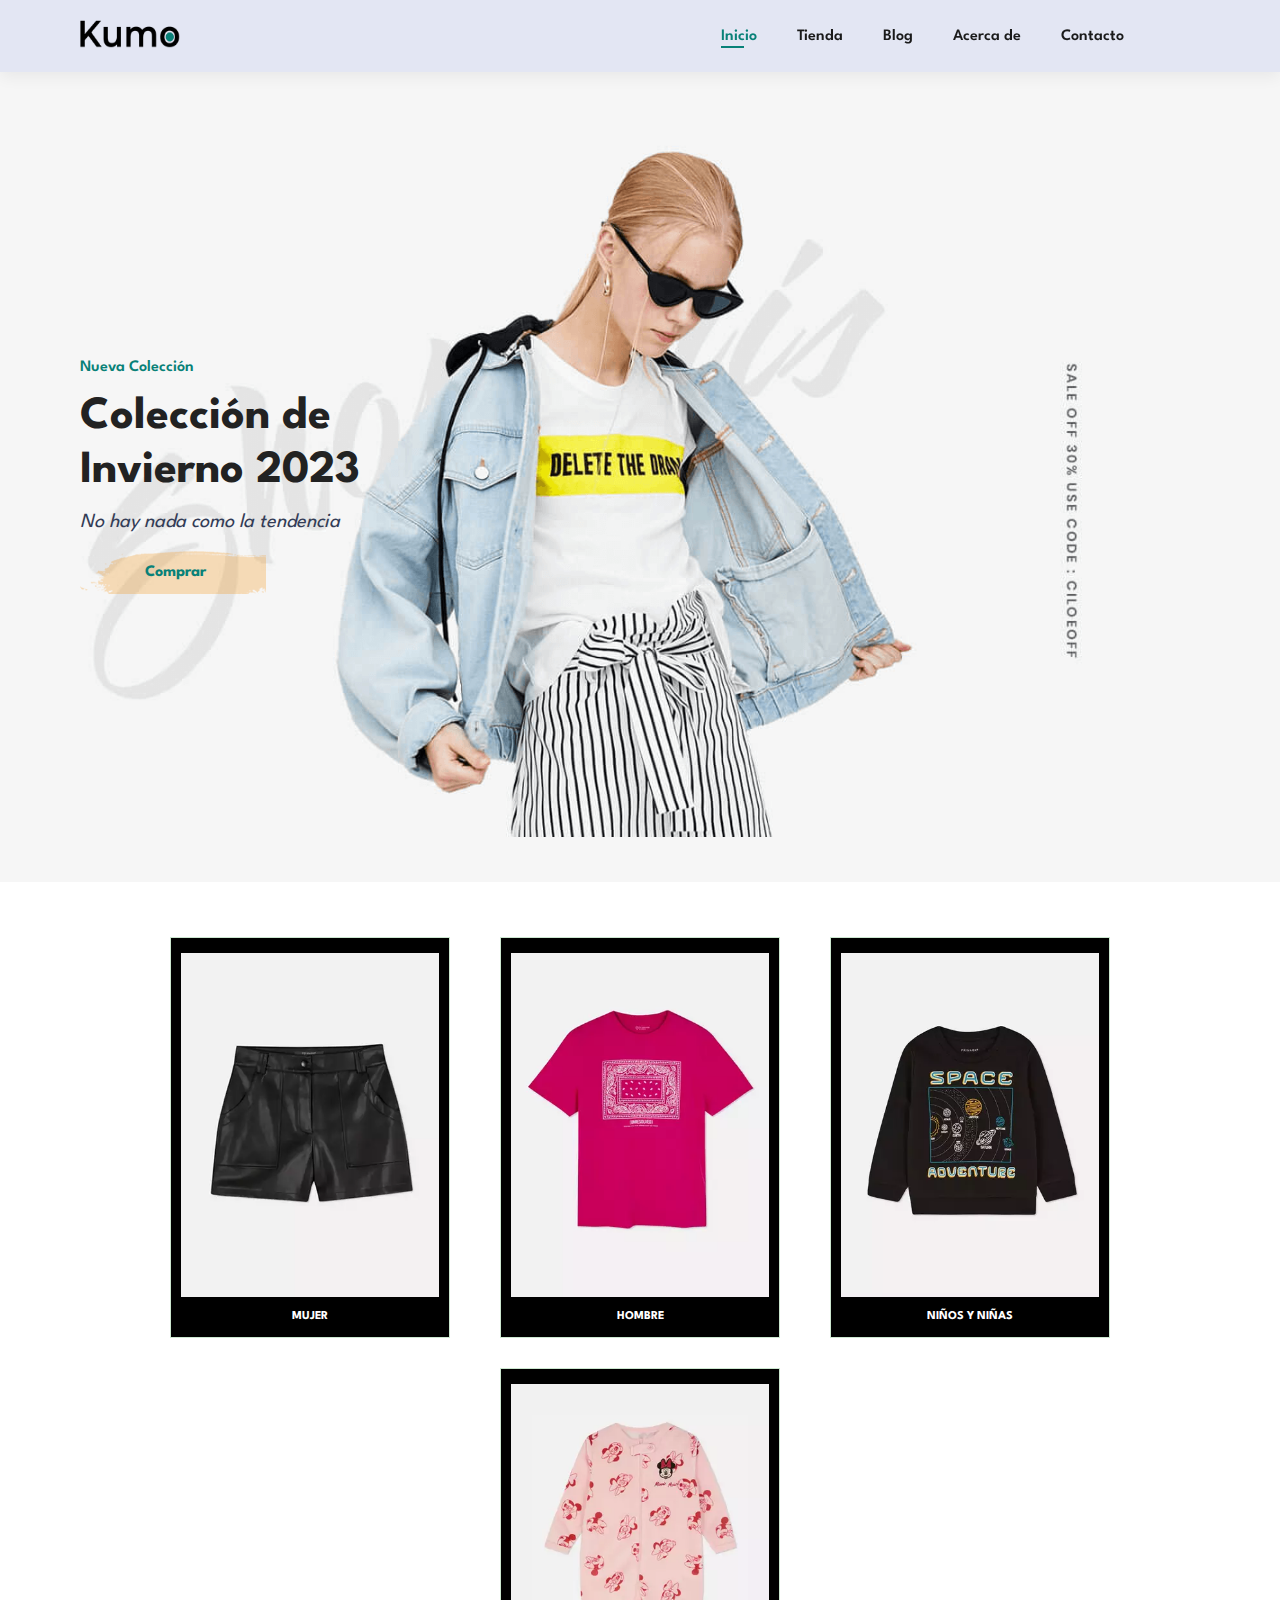
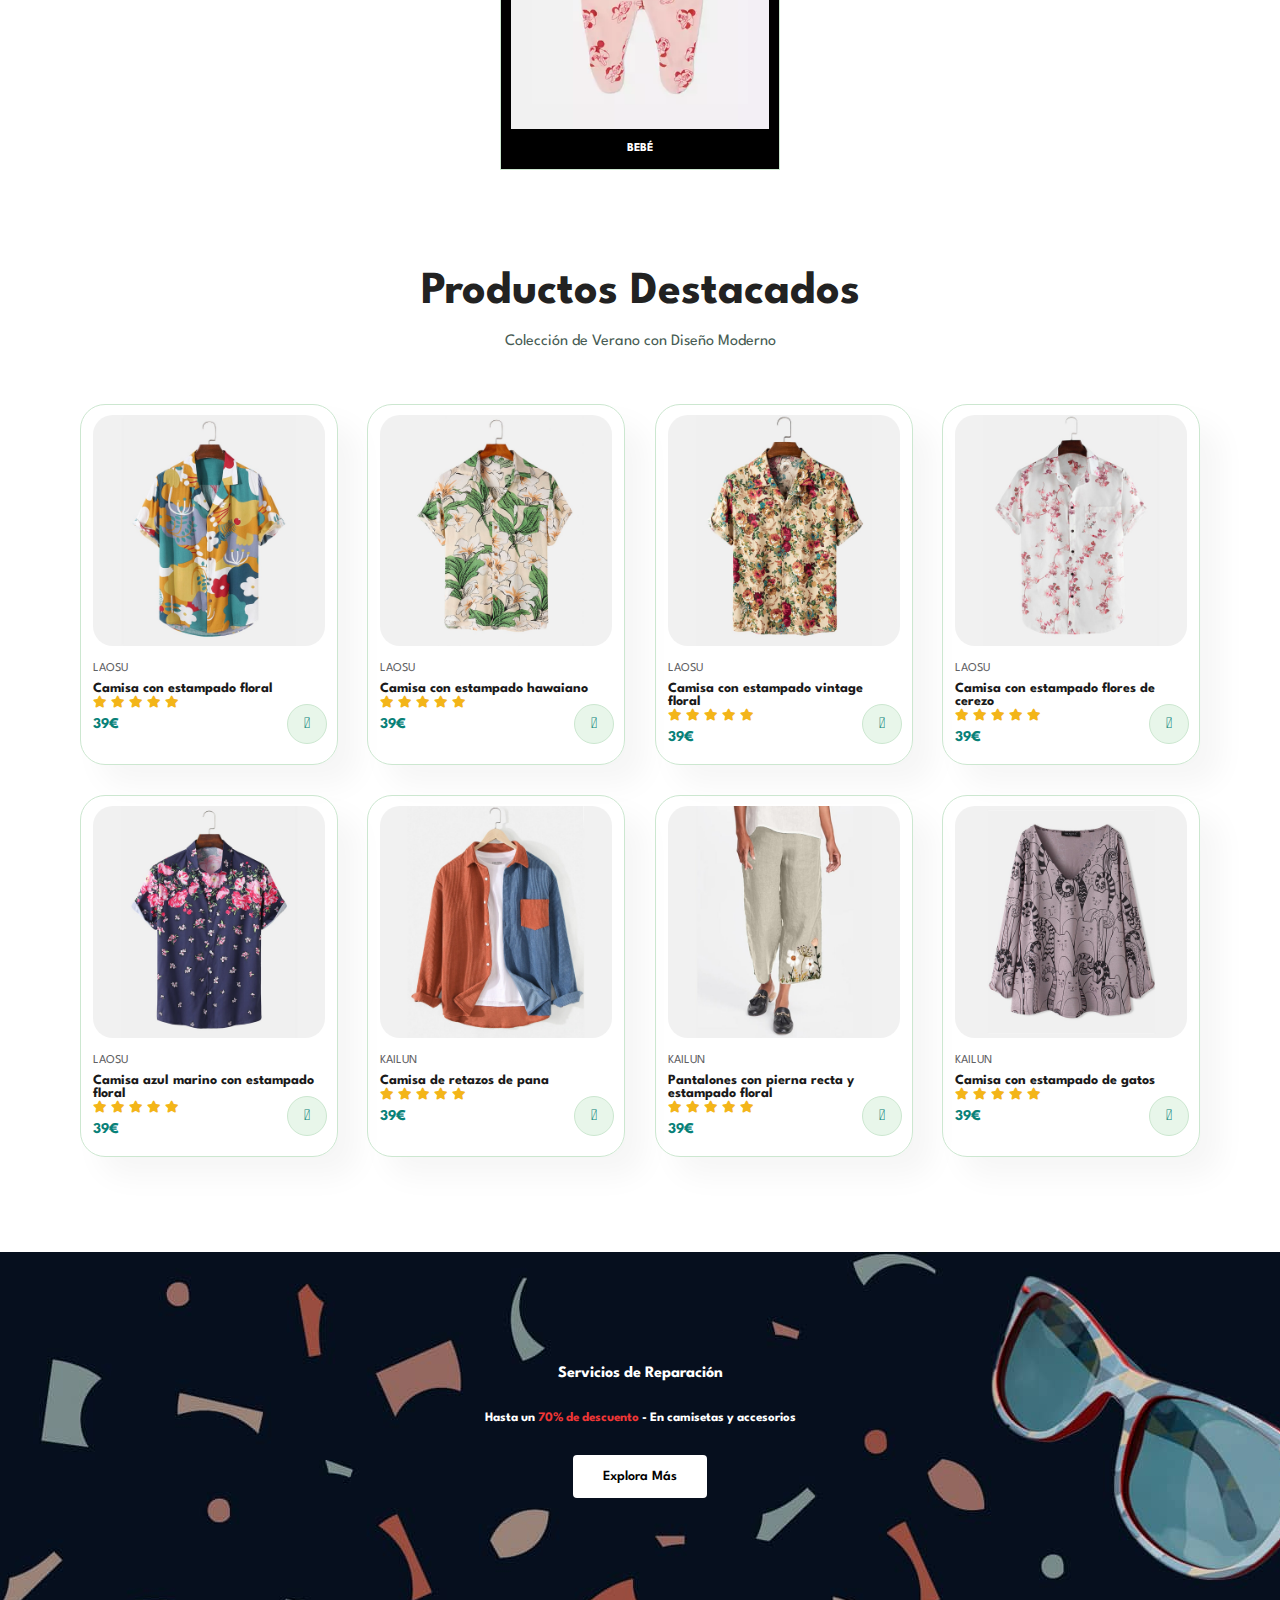
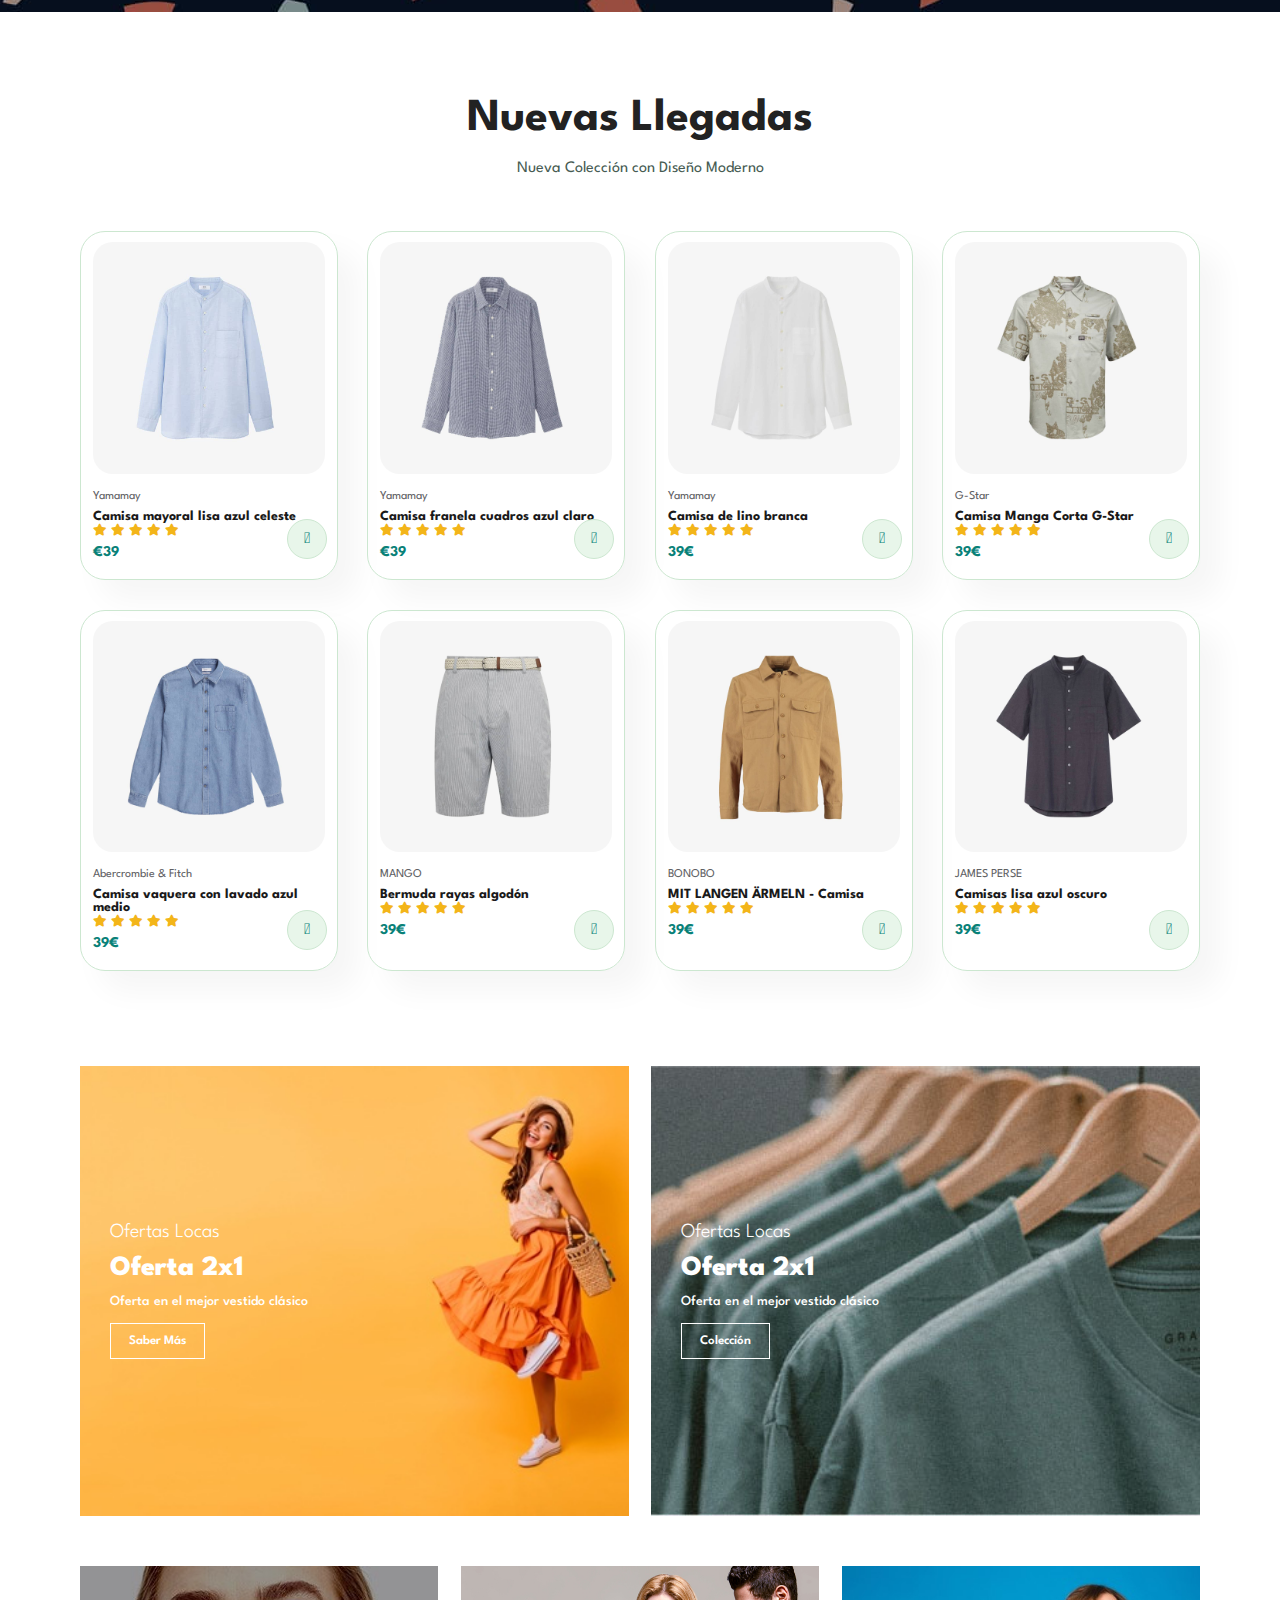
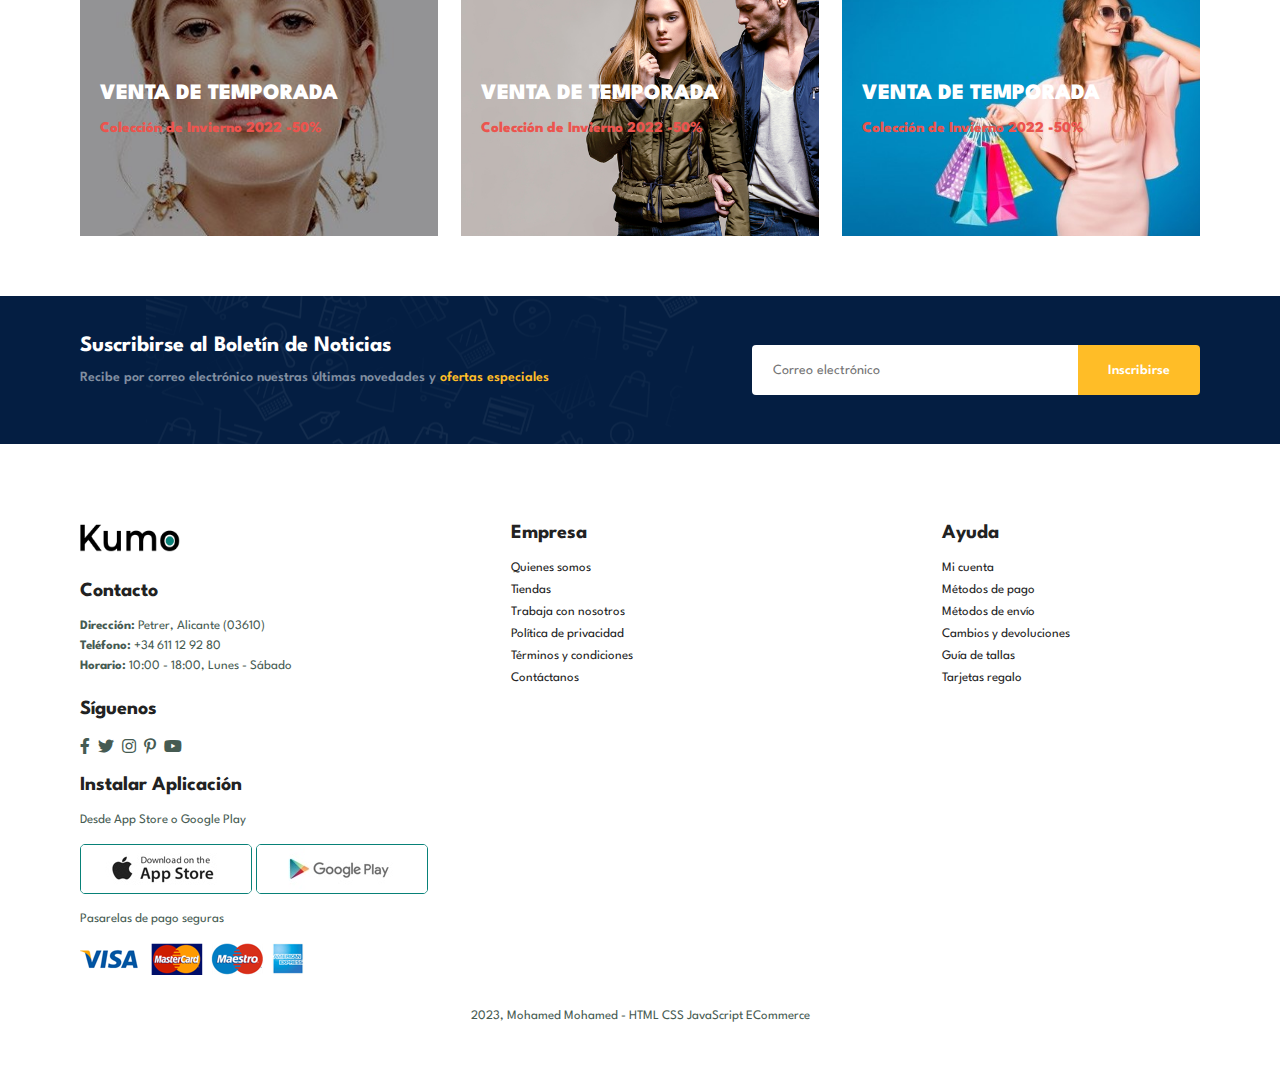
<file: index.html>
<!DOCTYPE html>
<html lang="es">
    <head>
        <meta charset="UTF-8">
        <meta http-equiv="X-UA-Compatible" content="IE=Edge,chrome=1"/>
        <meta name="viewport" content="width=device-width, initial-scale=1"/>
        <title>Tienda de Ropa</title>
        <link rel="stylesheet" href="https://pro.fontawesome.com/releases/v5.10.0/css/all.css" />
        <link rel="stylesheet" href="style.css"/>
    </head>

    <body>
        
        <section id="header">
            <a href="#"><img src="img/logo.png" class="logo" alt="" width="100" height="28"></a>

            <div>
                <ul id="navbar">
                    <li><a class="active" href="index.html">Inicio</a></li>
                    <li><a href="shop.html">Tienda</a></li>
                    <li><a href="blog.html">Blog</a></li>
                    <li><a href="about.html">Acerca de</a></li>
                    <li><a href="contact.html">Contacto</a></li>
                    <li id="lg-bag"><a href="cart.html"><i class="far fa-shopping-bag"></i></a></li>
                    <a href="#" id="close"><i class="far fa-times"></i></a>
                </ul>
            </div>

            <div id="mobile">
                <a href="cart.html"><i class="far fa-shopping-bag"></i></a>
                <i id="bar" class="fas fa-outdent"></i>
            </div>
        </section>

        <section id="hero">
			<h5>Nueva Colección</h5>
            <h2>Colección de <br> Invierno 2023</h2>
            <p>No hay nada como la tendencia</p>
            
            <button>Comprar</button>
        </section>

        <section id="feature" class="section-p1">
            <div class="fe-box">
                <img src="img/features/n1.jpg" alt="">
				<h6>MUJER</h6>
            </div> 
			<div class="fe-box">
                <img src="img/features/n2.jpg" alt="">
				<h6>HOMBRE</h6>
            </div> 
			<div class="fe-box">
                <img src="img/features/n3.jpg" alt="">
				<h6>NIÑOS Y NIÑAS</h6>
            </div> 
			<div class="fe-box">
                <img src="img/features/n4.jpg" alt="">
				<h6>BEBÉ</h6>
            </div> 
        </section>

        <section id="product1" class="section-p1">
            <h2>Productos Destacados</h2>
            <p>Colección de Verano con Diseño Moderno</p>
            <div class="pro-container">
                <div class="pro">
                    <img src="img/products/f1.jpg" alt="">
                    <div class="des">
                        <span>LAOSU</span>
                        <h5>Camisa con estampado floral</h5>
                        <div class="star">
                            <i class="fas fa-star"></i>
                            <i class="fas fa-star"></i>
                            <i class="fas fa-star"></i>
                            <i class="fas fa-star"></i>
                            <i class="fas fa-star"></i>
                        </div>
                        <h4>39€</h4>
                    </div>
                    <a href="#"><i class="fal fa-shopping-cart cart"></i></a>
                </div>

                <div class="pro">
                    <img src="img/products/f2.jpg" alt="">
                    <div class="des">
                        <span>LAOSU</span>
                        <h5>Camisa con estampado hawaiano</h5>
                        <div class="star">
                            <i class="fas fa-star"></i>
                            <i class="fas fa-star"></i>
                            <i class="fas fa-star"></i>
                            <i class="fas fa-star"></i>
                            <i class="fas fa-star"></i>
                        </div>
                        <h4>39€</h4>
                    </div>
                    <a href="#"><i class="fal fa-shopping-cart cart"></i></a>
                </div>

                <div class="pro">
                    <img src="img/products/f3.jpg" alt="">
                    <div class="des">
                        <span>LAOSU</span>
                        <h5>Camisa con estampado vintage floral</h5>
                        <div class="star">
                            <i class="fas fa-star"></i>
                            <i class="fas fa-star"></i>
                            <i class="fas fa-star"></i>
                            <i class="fas fa-star"></i>
                            <i class="fas fa-star"></i>
                        </div>
                        <h4>39€</h4>
                    </div>
                    <a href="#"><i class="fal fa-shopping-cart cart"></i></a>
                </div>

                <div class="pro">
                    <img src="img/products/f4.jpg" alt="">
                    <div class="des">
                        <span>LAOSU</span>
                        <h5>Camisa con estampado flores de cerezo</h5>
                        <div class="star">
                            <i class="fas fa-star"></i>
                            <i class="fas fa-star"></i>
                            <i class="fas fa-star"></i>
                            <i class="fas fa-star"></i>
                            <i class="fas fa-star"></i>
                        </div>
                        <h4>39€</h4>
                    </div>
                    <a href="#"><i class="fal fa-shopping-cart cart"></i></a>
                </div>

                <div class="pro">
                    <img src="img/products/f5.jpg" alt="">
                    <div class="des">
                        <span>LAOSU</span>
                        <h5>Camisa azul marino con estampado floral</h5>
                        <div class="star">
                            <i class="fas fa-star"></i>
                            <i class="fas fa-star"></i>
                            <i class="fas fa-star"></i>
                            <i class="fas fa-star"></i>
                            <i class="fas fa-star"></i>
                        </div>
                        <h4>39€</h4>
                    </div>
                    <a href="#"><i class="fal fa-shopping-cart cart"></i></a>
                </div>

                <div class="pro">
                    <img src="img/products/f6.jpg" alt="">
                    <div class="des">
                        <span>KAILUN</span>
                        <h5>Camisa de retazos de pana</h5>
                        <div class="star">
                            <i class="fas fa-star"></i>
                            <i class="fas fa-star"></i>
                            <i class="fas fa-star"></i>
                            <i class="fas fa-star"></i>
                            <i class="fas fa-star"></i>
                        </div>
                        <h4>39€</h4>
                    </div>
                    <a href="#"><i class="fal fa-shopping-cart cart"></i></a>
                </div>

                <div class="pro">
                    <img src="img/products/f7.jpg" alt="">
                    <div class="des">
                        <span>KAILUN</span>
                        <h5>Pantalones con pierna recta y estampado floral</h5>
                        <div class="star">
                            <i class="fas fa-star"></i>
                            <i class="fas fa-star"></i>
                            <i class="fas fa-star"></i>
                            <i class="fas fa-star"></i>
                            <i class="fas fa-star"></i>
                        </div>
                        <h4>39€</h4>
                    </div>
                    <a href="#"><i class="fal fa-shopping-cart cart"></i></a>
                </div>

                <div class="pro">
                    <img src="img/products/f8.jpg" alt="">
                    <div class="des">
                        <span>KAILUN</span>
                        <h5>Camisa con estampado de gatos</h5>
                        <div class="star">
                            <i class="fas fa-star"></i>
                            <i class="fas fa-star"></i>
                            <i class="fas fa-star"></i>
                            <i class="fas fa-star"></i>
                            <i class="fas fa-star"></i>
                        </div>
                        <h4>39€</h4>
                    </div>
                    <a href="#"><i class="fal fa-shopping-cart cart"></i></a>
                </div>
            </div>
        </section>

        <section id="banner" class="section-m1">
            <h4>Servicios de Reparación</h4>
            <h2>Hasta un <span>70% de descuento</span> - En camisetas y accesorios</h2>
            <button class="normal">Explora Más</button>
        </section>

        <section id="product1" class="section-p1">
            <h2>Nuevas Llegadas</h2>
            <p>Nueva Colección con Diseño Moderno</p>
            <div class="pro-container">
                <div class="pro">
                    <img src="img/products/n1.jpg" alt="">
                    <div class="des">
                        <span>Yamamay</span>
                        <h5>Camisa mayoral lisa azul celeste</h5>
                        <div class="star">
                            <i class="fas fa-star"></i>
                            <i class="fas fa-star"></i>
                            <i class="fas fa-star"></i>
                            <i class="fas fa-star"></i>
                            <i class="fas fa-star"></i>
                        </div>
                        <h4>€39</h4>
                    </div>
                    <a href="#"><i class="fal fa-shopping-cart cart"></i></a>
                </div>

                <div class="pro">
                    <img src="img/products/n2.jpg" alt="">
                    <div class="des">
                        <span>Yamamay</span>
                        <h5>Camisa franela cuadros azul claro</h5>
                        <div class="star">
                            <i class="fas fa-star"></i>
                            <i class="fas fa-star"></i>
                            <i class="fas fa-star"></i>
                            <i class="fas fa-star"></i>
                            <i class="fas fa-star"></i>
                        </div>
                        <h4>€39</h4>
                    </div>
                    <a href="#"><i class="fal fa-shopping-cart cart"></i></a>
                </div>

                <div class="pro">
                    <img src="img/products/n3.jpg" alt="">
                    <div class="des">
                        <span>Yamamay</span>
                        <h5>Camisa de lino branca</h5>
                        <div class="star">
                            <i class="fas fa-star"></i>
                            <i class="fas fa-star"></i>
                            <i class="fas fa-star"></i>
                            <i class="fas fa-star"></i>
                            <i class="fas fa-star"></i>
                        </div>
                        <h4>39€</h4>
                    </div>
                    <a href="#"><i class="fal fa-shopping-cart cart"></i></a>
                </div>

                <div class="pro">
                    <img src="img/products/n4.jpg" alt="">
                    <div class="des">
                        <span>G-Star</span>
                        <h5>Camisa Manga Corta G-Star</h5>
                        <div class="star">
                            <i class="fas fa-star"></i>
                            <i class="fas fa-star"></i>
                            <i class="fas fa-star"></i>
                            <i class="fas fa-star"></i>
                            <i class="fas fa-star"></i>
                        </div>
                        <h4>39€</h4>
                    </div>
                    <a href="#"><i class="fal fa-shopping-cart cart"></i></a>
                </div>

                <div class="pro">
                    <img src="img/products/n5.jpg" alt="">
                    <div class="des">
                        <span>Abercrombie & Fitch</span>
                        <h5>Camisa vaquera con lavado azul medio</h5>
                        <div class="star">
                            <i class="fas fa-star"></i>
                            <i class="fas fa-star"></i>
                            <i class="fas fa-star"></i>
                            <i class="fas fa-star"></i>
                            <i class="fas fa-star"></i>
                        </div>
                        <h4>39€</h4>
                    </div>
                    <a href="#"><i class="fal fa-shopping-cart cart"></i></a>
                </div>

                <div class="pro">
                    <img src="img/products/n6.jpg" alt="">
                    <div class="des">
                        <span>MANGO</span>
                        <h5>Bermuda rayas algodón</h5>
                        <div class="star">
                            <i class="fas fa-star"></i>
                            <i class="fas fa-star"></i>
                            <i class="fas fa-star"></i>
                            <i class="fas fa-star"></i>
                            <i class="fas fa-star"></i>
                        </div>
                        <h4>39€</h4>
                    </div>
                    <a href="#"><i class="fal fa-shopping-cart cart"></i></a>
                </div>

                <div class="pro">
                    <img src="img/products/n7.jpg" alt="">
                    <div class="des">
                        <span>BONOBO</span>
                        <h5>MIT LANGEN ÄRMELN - Camisa</h5>
                        <div class="star">
                            <i class="fas fa-star"></i>
                            <i class="fas fa-star"></i>
                            <i class="fas fa-star"></i>
                            <i class="fas fa-star"></i>
                            <i class="fas fa-star"></i>
                        </div>
                        <h4>39€</h4>
                    </div>
                    <a href="#"><i class="fal fa-shopping-cart cart"></i></a>
                </div>

                <div class="pro">
                    <img src="img/products/n8.jpg" alt="">
                    <div class="des">
                        <span>JAMES PERSE</span>
                        <h5>Camisas lisa azul oscuro</h5>
                        <div class="star">
                            <i class="fas fa-star"></i>
                            <i class="fas fa-star"></i>
                            <i class="fas fa-star"></i>
                            <i class="fas fa-star"></i>
                            <i class="fas fa-star"></i>
                        </div>
                        <h4>39€</h4>
                    </div>
                    <a href="#"><i class="fal fa-shopping-cart cart"></i></a>
                </div>
            </div>
        </section>

        <section id="sm-banner" class="section-p1">
            <div class="banner-box">
                <h4>Ofertas Locas</h4>
                <h2>Oferta 2x1</h2>
                <span>Oferta en el mejor vestido clásico</span>
                <button class="white">Saber Más</button>
            </div>

            <div class="banner-box banner-box2">
                <h4>Ofertas Locas</h4>
                <h2>Oferta 2x1</h2>
                <span>Oferta en el mejor vestido clásico</span>
                <button class="white">Colección</button>
            </div>
        </section>

        <section id="banner3">
            <div class="banner-box">
                <h2>VENTA DE TEMPORADA</h2>
                <h3>Colección de Invierno 2022 -50%</h3>
            </div>
            <div class="banner-box banner-box2">
                <h2>VENTA DE TEMPORADA</h2>
                <h3>Colección de Invierno 2022 -50%</h3>
            </div>
            <div class="banner-box banner-box3">
                <h2>VENTA DE TEMPORADA</h2>
                <h3>Colección de Invierno 2022 -50%</h3>
            </div>
        </section>

        <section id="newsletter" class="section-p1 section-m1">
            <div class="newstext">
                <h4>Suscribirse al Boletín de Noticias</h4>
                <p>Recibe por correo electrónico nuestras últimas novedades y <span>ofertas especiales</span></p>
            </div>
            <div class="form">
                <input type="text" placeholder="Correo electrónico">
                <button class="normal">Inscribirse</button>
            </div>
        </section>

        <footer class="section-p1">
            <div class="col">
                <img src="img/logo.png" class="logo" alt="" width="100" height="28">
                <h4>Contacto</h4>
                <p><strong>Dirección:</strong> Petrer, Alicante (03610)</p>
                <p><strong>Teléfono:</strong> +34 611 12 92 80</p>
                <p><strong>Horario:</strong> 10:00 - 18:00, Lunes - Sábado</p>
                <div class="follow">
                    <h4>Síguenos</h4>
                    <div class="icon">
                        <i class="fab fa-facebook-f"></i>
                        <i class="fab fa-twitter"></i>
                        <i class="fab fa-instagram"></i>
                        <i class="fab fa-pinterest-p"></i>
                        <i class="fab fa-youtube"></i>
                    </div>
                </div>
            </div>

            <div class="col">
                <h4>Empresa</h4>
                <a href="#">Quienes somos</a>
                <a href="#">Tiendas</a>
                <a href="#">Trabaja con nosotros</a>
                <a href="#">Política de privacidad</a>
                <a href="#">Términos y condiciones</a>
                <a href="#">Contáctanos</a>
            </div>

            <div class="col">
                <h4>Ayuda</h4>
                <a href="#">Mi cuenta</a>
                <a href="#">Métodos de pago</a>
                <a href="#">Métodos de envío</a>
                <a href="#">Cambios y devoluciones</a>
                <a href="#">Guía de tallas</a>
                <a href="#">Tarjetas regalo</a>
            </div>

            <div class="col install">
                <h4>Instalar Aplicación</h4>
                <p>Desde App Store o Google Play</p>
                <div class="row">
                    <img src="img/pay/app.jpg" alt="">
                    <img src="img/pay/play.jpg" alt="">
                </div>
                <p>Pasarelas de pago seguras</p>
                <img src="img/pay/pay.png" alt="">
            </div>

            <div class="copyright">
                <p>2023, Mohamed Mohamed - HTML CSS JavaScript ECommerce</p>
            </div>
        </footer>

        <script src="script.js"></script>
    </body>
</html>
</file>
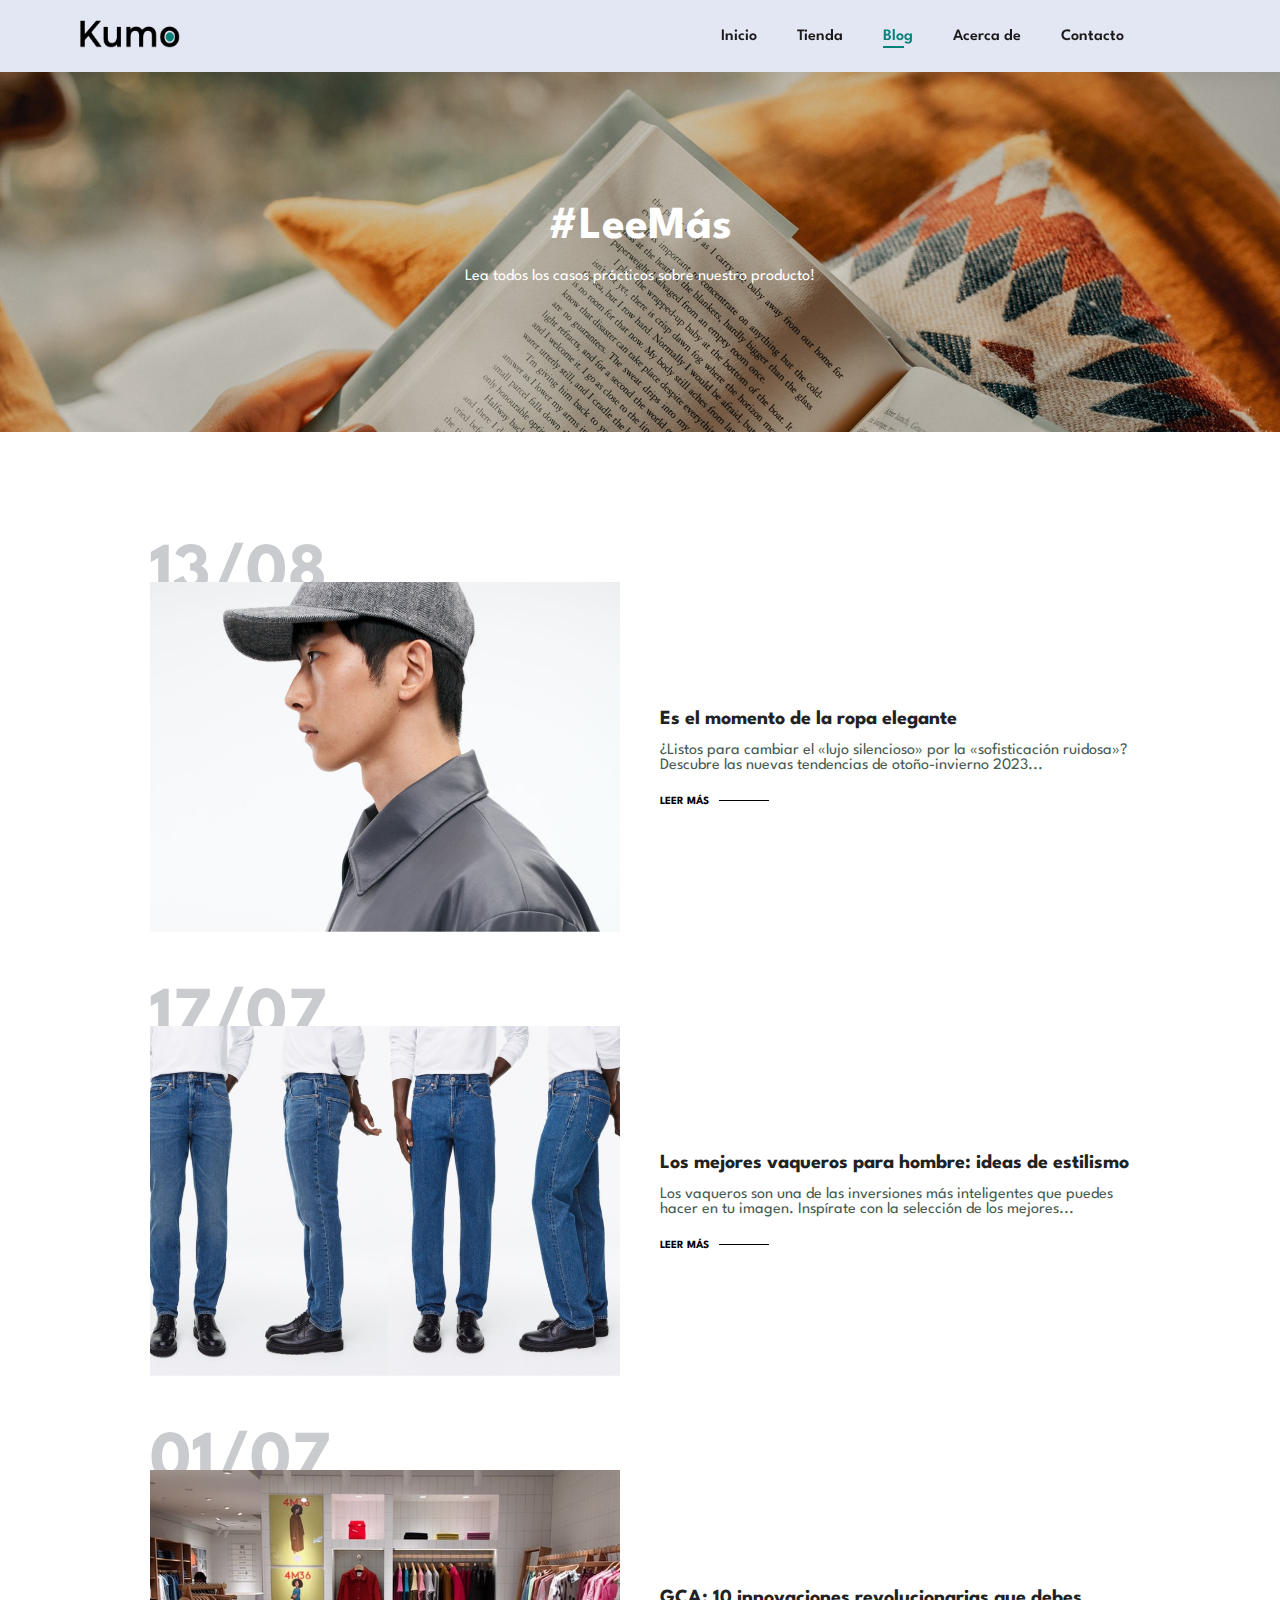
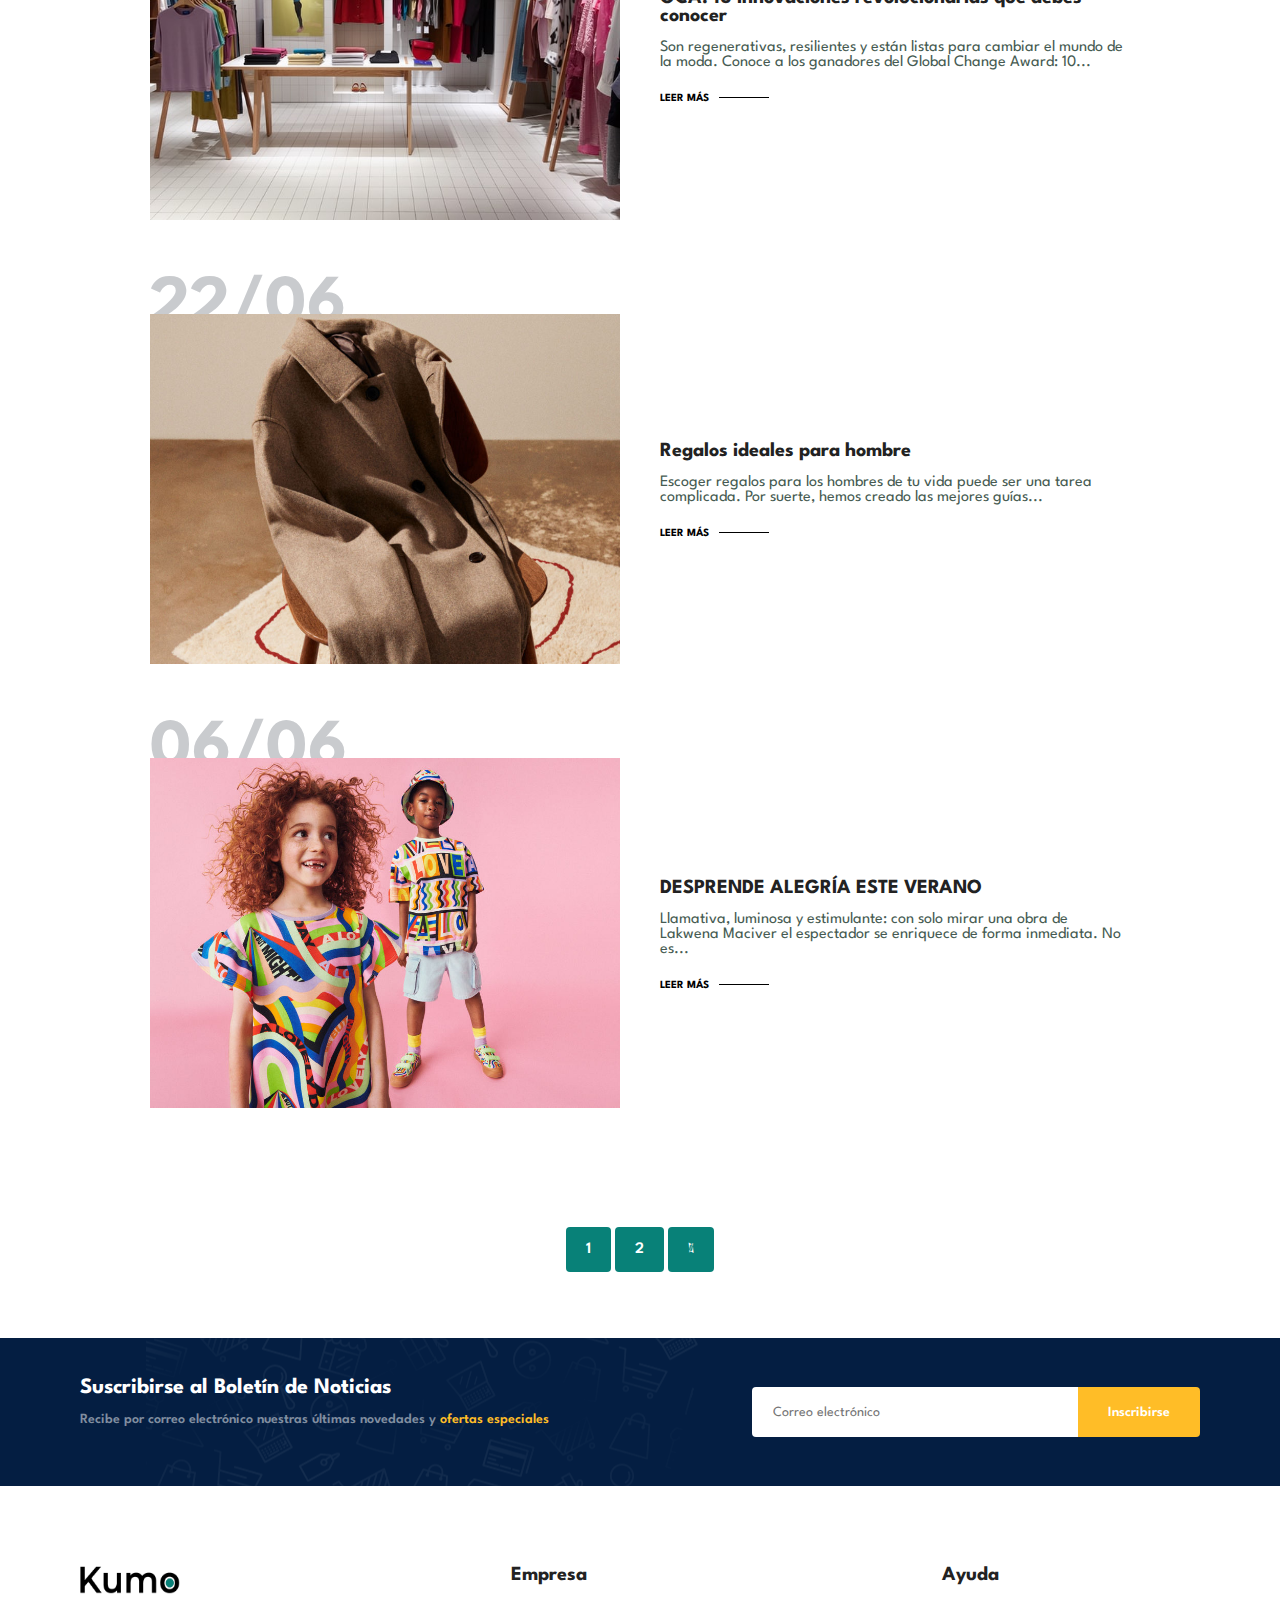
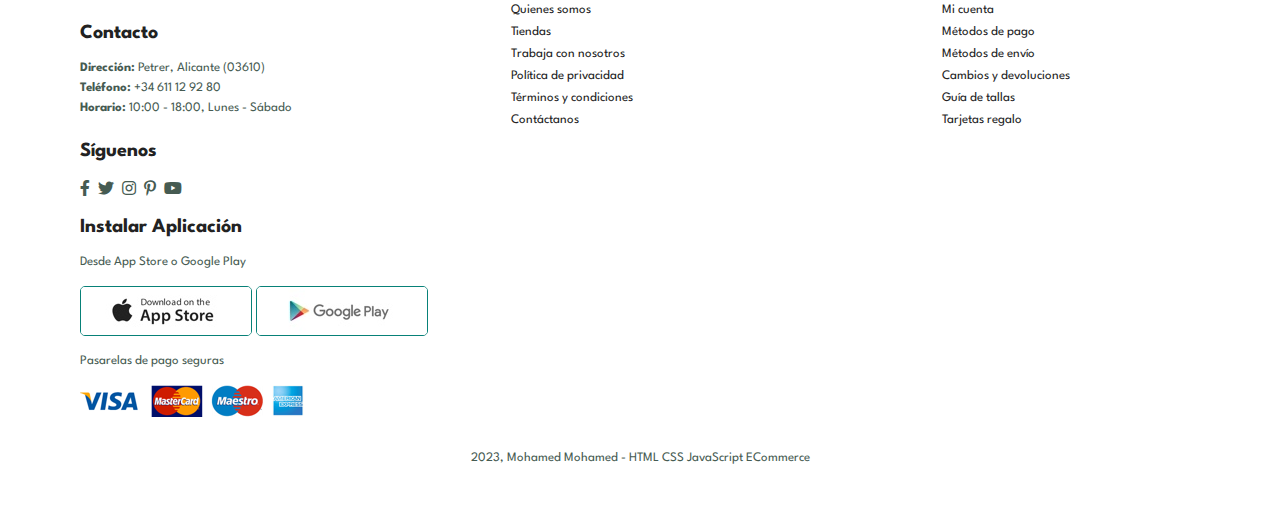
<file: blog.html>
<!DOCTYPE html>
<html lang="es">
    <head>
        <meta charset="UTF-8">
        <meta http-equiv="X-UA-Compatible" content="IE=Edge,chrome=1"/>
        <meta name="viewport" content="width=device-width, initial-scale=1"/>
        <title>Tienda de Ropa</title>
        <link rel="stylesheet" href="https://pro.fontawesome.com/releases/v5.10.0/css/all.css" />
        <link rel="stylesheet" href="style.css"/>
    </head>

    <body>
        
        <section id="header">
            <a href="#"><img src="img/logo.png" class="logo" alt="" width="100" height="28"></a>

            <div>
                <ul id="navbar">
                    <li><a href="index.html">Inicio</a></li>
                    <li><a href="shop.html">Tienda</a></li>
                    <li><a class="active" href="blog.html">Blog</a></li>
                    <li><a href="about.html">Acerca de</a></li>
                    <li><a href="contact.html">Contacto</a></li>
                    <li id="lg-bag"><a href="cart.html"><i class="far fa-shopping-bag"></i></a></li>
                    <a href="#" id="close"><i class="far fa-times"></i></a>
                </ul>
            </div>

            <div id="mobile">
                <a href="cart.html"><i class="far fa-shopping-bag"></i></a>
                <i id="bar" class="fas fa-outdent"></i>
            </div>
        </section>

        <section id="page-header" class="blog-header">
            
            <h2>#LeeMás</h2>
            <p>Lea todos los casos prácticos sobre nuestro producto!</p>

        </section>

        <section id="blog">
            <div class="blog-box">
                <div class="blog-img">
                    <img src="img/blog/b1.jpg" alt="">
                </div>
                <div class="blog-details">
                    <h4>Es el momento de la ropa elegante</h4>
                    <p>¿Listos para cambiar el «lujo silencioso» por la «sofisticación ruidosa»? Descubre las nuevas tendencias de otoño-invierno 2023...</p>
                    <a href="#">LEER MÁS</a>
                </div>
                <h1>13/08</h1>
            </div>

            <div class="blog-box">
                <div class="blog-img">
                    <img src="img/blog/b2.jpg" alt="">
                </div>
                <div class="blog-details">
                    <h4>Los mejores vaqueros para hombre: ideas de estilismo</h4>
                    <p>Los vaqueros son una de las inversiones más inteligentes que puedes hacer en tu imagen. Inspírate con la selección de los mejores...</p>
                    <a href="#">LEER MÁS</a>
                </div>
                <h1>17/07</h1>
            </div>

            <div class="blog-box">
                <div class="blog-img">
                    <img src="img/blog/b3.jpg" alt="">
                </div>
                <div class="blog-details">
                    <h4>GCA: 10 innovaciones revolucionarias que debes conocer</h4>
                    <p>Son regenerativas, resilientes y están listas para cambiar el mundo de la moda. Conoce a los ganadores del Global Change Award: 10...</p>
                    <a href="#">LEER MÁS</a>
                </div>
                <h1>01/07</h1>
            </div>

            <div class="blog-box">
                <div class="blog-img">
                    <img src="img/blog/b4.jpg" alt="">
                </div>
                <div class="blog-details">
                    <h4>Regalos ideales para hombre</h4>
                    <p>Escoger regalos para los hombres de tu vida puede ser una tarea complicada. Por suerte, hemos creado las mejores guías...</p>
                    <a href="#">LEER MÁS</a>
                </div>
                <h1>22/06</h1>
            </div>

            <div class="blog-box">
                <div class="blog-img">
                    <img src="img/blog/b5.jpg" alt="">
                </div>
                <div class="blog-details">
                    <h4>DESPRENDE ALEGRÍA ESTE VERANO</h4>
                    <p>Llamativa, luminosa y estimulante: con solo mirar una obra de Lakwena Maciver el espectador se enriquece de forma inmediata. No es...</p>
                    <a href="#">LEER MÁS</a>
                </div>
                <h1>06/06</h1>
            </div>
        </section>

        <section id="pagination" class="section-p1">
            <a href="#">1</a>
            <a href="#">2</a>
            <a href="#"><i class="fal fa-long-arrow-alt-right"></i></a>
        </section>

        <section id="newsletter" class="section-p1 section-m1">
            <div class="newstext">
                <h4>Suscribirse al Boletín de Noticias</h4>
                <p>Recibe por correo electrónico nuestras últimas novedades y <span>ofertas especiales</span></p>
            </div>
            <div class="form">
                <input type="text" placeholder="Correo electrónico">
                <button class="normal">Inscribirse</button>
            </div>
        </section>

        <footer class="section-p1">
            <div class="col">
                <img src="img/logo.png" class="logo" alt="" width="100" height="28">
                <h4>Contacto</h4>
                <p><strong>Dirección:</strong> Petrer, Alicante (03610)</p>
                <p><strong>Teléfono:</strong> +34 611 12 92 80</p>
                <p><strong>Horario:</strong> 10:00 - 18:00, Lunes - Sábado</p>
                <div class="follow">
                    <h4>Síguenos</h4>
                    <div class="icon">
                        <i class="fab fa-facebook-f"></i>
                        <i class="fab fa-twitter"></i>
                        <i class="fab fa-instagram"></i>
                        <i class="fab fa-pinterest-p"></i>
                        <i class="fab fa-youtube"></i>
                    </div>
                </div>
            </div>

            <div class="col">
                <h4>Empresa</h4>
                <a href="#">Quienes somos</a>
                <a href="#">Tiendas</a>
                <a href="#">Trabaja con nosotros</a>
                <a href="#">Política de privacidad</a>
                <a href="#">Términos y condiciones</a>
                <a href="#">Contáctanos</a>
            </div>

            <div class="col">
                <h4>Ayuda</h4>
                <a href="#">Mi cuenta</a>
                <a href="#">Métodos de pago</a>
                <a href="#">Métodos de envío</a>
                <a href="#">Cambios y devoluciones</a>
                <a href="#">Guía de tallas</a>
                <a href="#">Tarjetas regalo</a>
            </div>

            <div class="col install">
                <h4>Instalar Aplicación</h4>
                <p>Desde App Store o Google Play</p>
                <div class="row">
                    <img src="img/pay/app.jpg" alt="">
                    <img src="img/pay/play.jpg" alt="">
                </div>
                <p>Pasarelas de pago seguras</p>
                <img src="img/pay/pay.png" alt="">
            </div>

            <div class="copyright">
                <p>2023, Mohamed Mohamed - HTML CSS JavaScript ECommerce</p>
            </div>
        </footer>

        <script src="script.js"></script>
    </body>
</html>
</file>
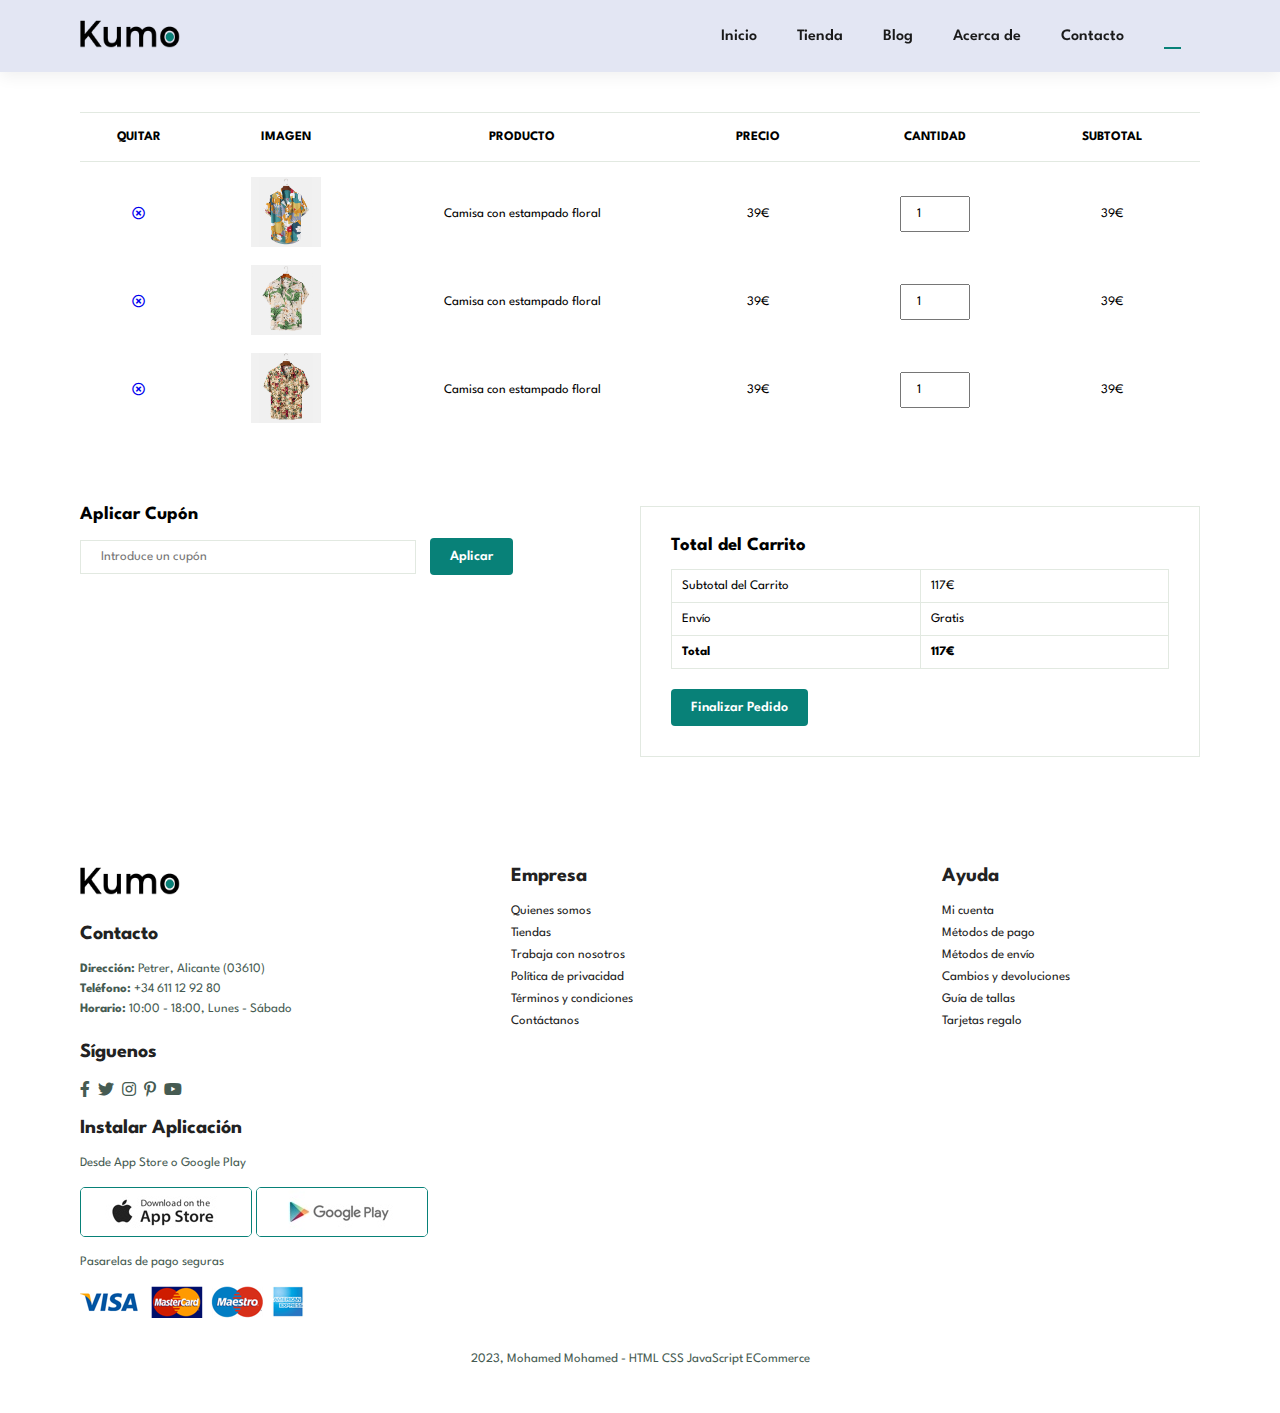
<file: cart.html>
<!DOCTYPE html>
<html lang="es">
    <head>
        <meta charset="UTF-8">
        <meta http-equiv="X-UA-Compatible" content="IE=Edge,chrome=1"/>
        <meta name="viewport" content="width=device-width, initial-scale=1"/>
        <title>Tienda de Ropa</title>
        <link rel="stylesheet" href="https://pro.fontawesome.com/releases/v5.10.0/css/all.css" />
        <link rel="stylesheet" href="style.css"/>
    </head>

    <body>
        
        <section id="header">
            <a href="#"><img src="img/logo.png" class="logo" alt="" width="100" height="28"></a>

            <div>
                <ul id="navbar">
                    <li><a href="index.html">Inicio</a></li>
                    <li><a href="shop.html">Tienda</a></li>
                    <li><a href="blog.html">Blog</a></li>
                    <li><a href="about.html">Acerca de</a></li>
                    <li><a href="contact.html">Contacto</a></li>
                    <li id="lg-bag"><a class="active" href="cart.html"><i class="far fa-shopping-bag"></i></a></li>
                    <a href="#" id="close"><i class="far fa-times"></i></a>
                </ul>
            </div>

            <div id="mobile">
                <a href="cart.html"><i class="far fa-shopping-bag"></i></a>
                <i id="bar" class="fas fa-outdent"></i>
            </div>
        </section>

        <section id="cart" class="section-p1">
            <table width="100%">
                <thead>
                    <tr>
                        <td>Quitar</td>
                        <td>Imagen</td>
                        <td>Producto</td>
                        <td>Precio</td>
                        <td>Cantidad</td>
                        <td>Subtotal</td>
                    </tr>
                </thead>
                <tbody>
                    <td><a href="#"><i class="far fa-times-circle"></i></a></td>
                    <td><img src="img/products/f1.jpg" alt=""></td>
                    <td>Camisa con estampado floral</td>
                    <td>39€</td>
                    <td><input type="number" value="1"></td>
                    <td>39€</td>
                </tbody>
                <tbody>
                    <td><a href="#"><i class="far fa-times-circle"></i></a></td>
                    <td><img src="img/products/f2.jpg" alt=""></td>
                    <td>Camisa con estampado floral</td>
                    <td>39€</td>
                    <td><input type="number" value="1"></td>
                    <td>39€</td>
                </tbody>
                <tbody>
                    <td><a href="#"><i class="far fa-times-circle"></i></a></td>
                    <td><img src="img/products/f3.jpg" alt=""></td>
                    <td>Camisa con estampado floral</td>
                    <td>39€</td>
                    <td><input type="number" value="1"></td>
                    <td>39€</td>
                </tbody>
            </table>
        </section>

        <section id="cart-add" class="section-p1">
            <div id="coupon">
                <h3>Aplicar Cupón</h3>
                <div>
                    <input type="text" placeholder="Introduce un cupón">
                    <button class="normal">Aplicar</button>
                </div>
            </div>

            <div id="subtotal">
                <h3>Total del Carrito</h3>
                <table>
                    <tr>
                        <td>Subtotal del Carrito</td>
                        <td>117€</td>
                    </tr>
                    <tr>
                    <td>Envío</td>
                    <td>Gratis</td>
                    </tr>
                    <tr>
                        <td><strong>Total</strong></td>
                        <td><strong>117€</strong></td>
                    </tr>
                </table>
                <button class="normal">Finalizar Pedido</button>
            </div>
        </section>

        <footer class="section-p1">
            <div class="col">
                <img src="img/logo.png" class="logo" alt="" width="100" height="28">
                <h4>Contacto</h4>
                <p><strong>Dirección:</strong> Petrer, Alicante (03610)</p>
                <p><strong>Teléfono:</strong> +34 611 12 92 80</p>
                <p><strong>Horario:</strong> 10:00 - 18:00, Lunes - Sábado</p>
                <div class="follow">
                    <h4>Síguenos</h4>
                    <div class="icon">
                        <i class="fab fa-facebook-f"></i>
                        <i class="fab fa-twitter"></i>
                        <i class="fab fa-instagram"></i>
                        <i class="fab fa-pinterest-p"></i>
                        <i class="fab fa-youtube"></i>
                    </div>
                </div>
            </div>

            <div class="col">
                <h4>Empresa</h4>
                <a href="#">Quienes somos</a>
                <a href="#">Tiendas</a>
                <a href="#">Trabaja con nosotros</a>
                <a href="#">Política de privacidad</a>
                <a href="#">Términos y condiciones</a>
                <a href="#">Contáctanos</a>
            </div>

            <div class="col">
                <h4>Ayuda</h4>
                <a href="#">Mi cuenta</a>
                <a href="#">Métodos de pago</a>
                <a href="#">Métodos de envío</a>
                <a href="#">Cambios y devoluciones</a>
                <a href="#">Guía de tallas</a>
                <a href="#">Tarjetas regalo</a>
            </div>

            <div class="col install">
                <h4>Instalar Aplicación</h4>
                <p>Desde App Store o Google Play</p>
                <div class="row">
                    <img src="img/pay/app.jpg" alt="">
                    <img src="img/pay/play.jpg" alt="">
                </div>
                <p>Pasarelas de pago seguras</p>
                <img src="img/pay/pay.png" alt="">
            </div>

            <div class="copyright">
                <p>2023, Mohamed Mohamed - HTML CSS JavaScript ECommerce</p>
            </div>
        </footer>

        <script src="script.js"></script>
    </body>
</html>
</file>
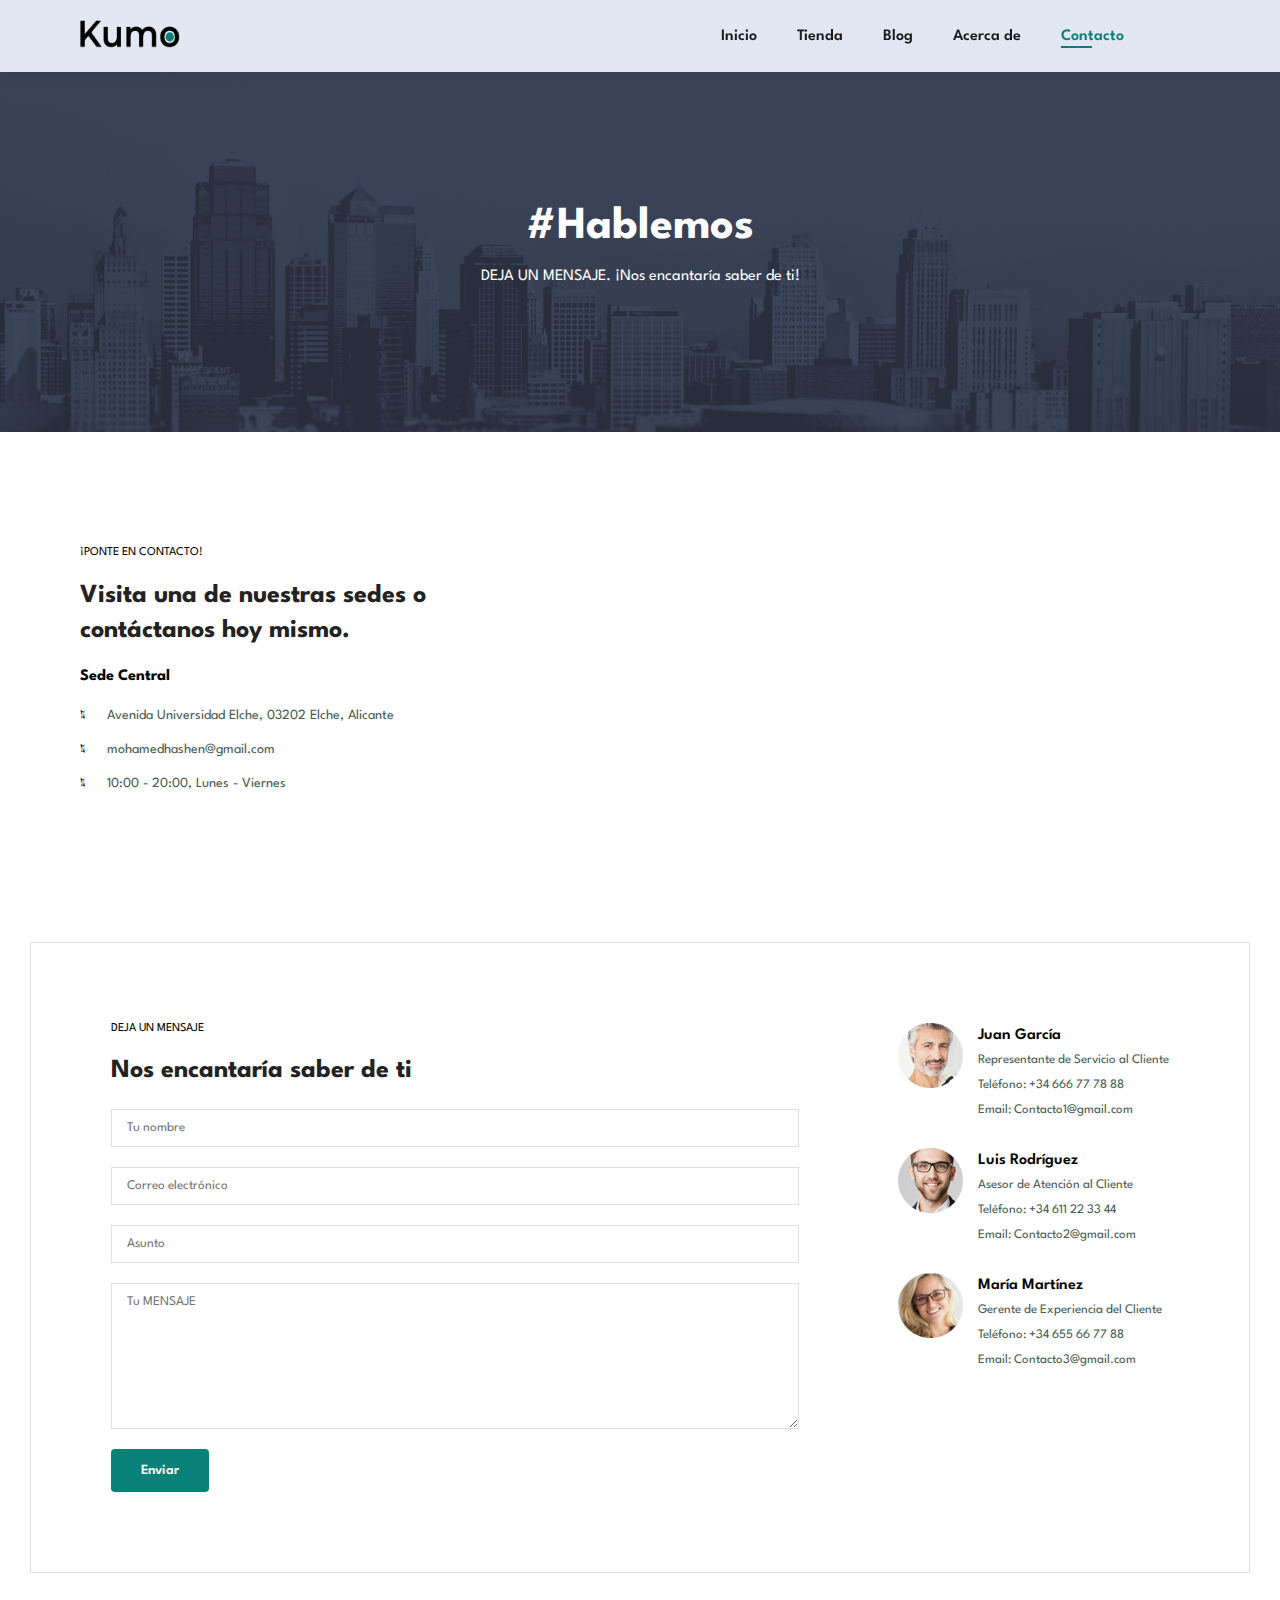
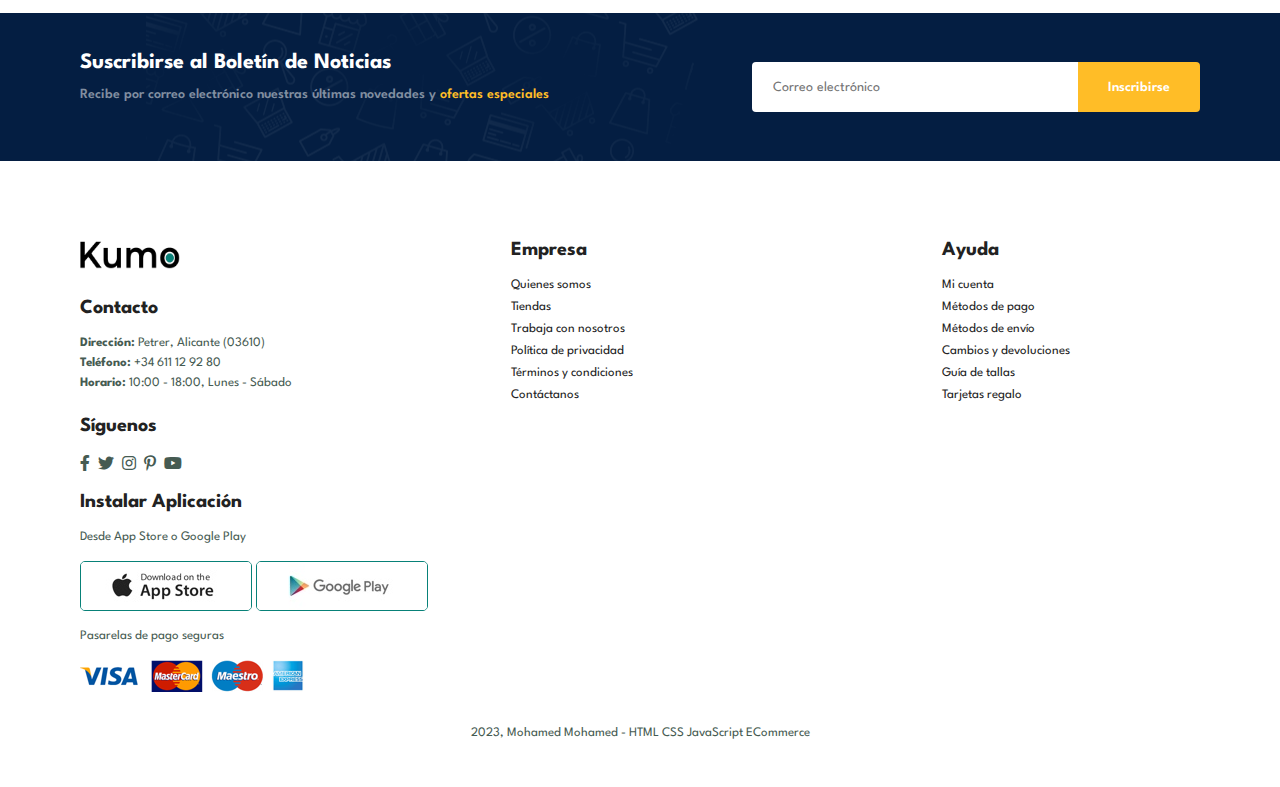
<file: contact.html>
<!DOCTYPE html>
<html lang="es">
    <head>
        <meta charset="UTF-8">
        <meta http-equiv="X-UA-Compatible" content="IE=Edge,chrome=1"/>
        <meta name="viewport" content="width=device-width, initial-scale=1"/>
        <title>Tienda de Ropa</title>
        <link rel="stylesheet" href="https://pro.fontawesome.com/releases/v5.10.0/css/all.css" />
        <link rel="stylesheet" href="style.css"/>
    </head>

    <body>
        
        <section id="header">
            <a href="#"><img src="img/logo.png" class="logo" alt="" width="100" height="28"></a>

            <div>
                <ul id="navbar">
                    <li><a href="index.html">Inicio</a></li>
                    <li><a href="shop.html">Tienda</a></li>
                    <li><a href="blog.html">Blog</a></li>
                    <li><a href="about.html">Acerca de</a></li>
                    <li><a class="active" href="contact.html">Contacto</a></li>
                    <li id="lg-bag"><a href="cart.html"><i class="far fa-shopping-bag"></i></a></li>
                    <a href="#" id="close"><i class="far fa-times"></i></a>
                </ul>
            </div>

            <div id="mobile">
                <a href="cart.html"><i class="far fa-shopping-bag"></i></a>
                <i id="bar" class="fas fa-outdent"></i>
            </div>
        </section>

        <section id="page-header" class="about-header">
            
            <h2>#Hablemos</h2>
            <p>DEJA UN MENSAJE. ¡Nos encantaría saber de ti!</p>

        </section>
        
        <section id="contact-details" class="section-p1">
            <div class="details">
                <span>¡PONTE EN CONTACTO!</span>
                <h2>Visita una de nuestras sedes o contáctanos hoy mismo.</h2>
                <h3>Sede Central</h3>
                <div>
                    <li>
                        <i class="fal fa-map"></i>
                        <p>Avenida Universidad Elche, 03202 Elche, Alicante</p>
                    </li>
                    <li>
                        <i class="fal fa-envelope"></i>
                        <p>mohamedhashen@gmail.com</p>
                    </li>
                    <li>
                        <i class="fal fa-clock"></i>
                        <p>10:00 - 20:00, Lunes - Viernes</p>
                    </li>
                </div>
            </div>

            <div class="map">
                <iframe src="https://www.google.com/maps/embed?pb=!1m18!1m12!1m3!1d1566.1163430119154!2d-0.6839975433823597!3d38.27409866333922!2m3!1f0!2f0!3f0!3m2!1i1024!2i768!4f13.1!3m3!1m2!1s0xd63b6636b528c97%3A0x1ec7ad33555888ab!2sUniversidad%20Miguel%20Hern%C3%A1ndez!5e0!3m2!1ses!2ses!4v1695023703115!5m2!1ses!2ses" width="600" height="450" style="border:0;" allowfullscreen="" loading="lazy" referrerpolicy="no-referrer-when-downgrade"></iframe>
            </div>
        </section>

        <section id="form-details">
            <form action="">
                <span>DEJA UN MENSAJE</span>
                <h2>Nos encantaría saber de ti</h2>
                <input type="text" placeholder="Tu nombre">
                <input type="text" placeholder="Correo electrónico">
                <input type="text" placeholder="Asunto">
                <textarea name="" id="" cols="30" rows="10" placeholder="Tu MENSAJE"></textarea>
                <button class="normal">Enviar</button>
            </form>

            <div class="people">
                <div>
                    <img src="img/people/1.png" alt="">
                    <p><span>Juan García</span> Representante de Servicio al Cliente <br>Teléfono: +34 666 77 78 88 <br>Email: Contacto1@gmail.com</p>
                </div>
                <div>
                    <img src="img/people/2.png" alt="">
                    <p><span>Luis Rodríguez</span> Asesor de Atención al Cliente <br>Teléfono: +34 611 22 33 44 <br>Email: Contacto2@gmail.com</p>
                </div>
                <div>
                    <img src="img/people/3.png" alt="">
                    <p><span>María Martínez</span> Gerente de Experiencia del Cliente <br>Teléfono: +34 655 66 77 88 <br>Email: Contacto3@gmail.com</p>
                </div>
            </div>
        </section>

        <section id="newsletter" class="section-p1 section-m1">
            <div class="newstext">
                <h4>Suscribirse al Boletín de Noticias</h4>
                <p>Recibe por correo electrónico nuestras últimas novedades y <span>ofertas especiales</span></p>
            </div>
            <div class="form">
                <input type="text" placeholder="Correo electrónico">
                <button class="normal">Inscribirse</button>
            </div>
        </section>

        <footer class="section-p1">
            <div class="col">
                <img src="img/logo.png" class="logo" alt="" width="100" height="28">
                <h4>Contacto</h4>
                <p><strong>Dirección:</strong> Petrer, Alicante (03610)</p>
                <p><strong>Teléfono:</strong> +34 611 12 92 80</p>
                <p><strong>Horario:</strong> 10:00 - 18:00, Lunes - Sábado</p>
                <div class="follow">
                    <h4>Síguenos</h4>
                    <div class="icon">
                        <i class="fab fa-facebook-f"></i>
                        <i class="fab fa-twitter"></i>
                        <i class="fab fa-instagram"></i>
                        <i class="fab fa-pinterest-p"></i>
                        <i class="fab fa-youtube"></i>
                    </div>
                </div>
            </div>

            <div class="col">
                <h4>Empresa</h4>
                <a href="#">Quienes somos</a>
                <a href="#">Tiendas</a>
                <a href="#">Trabaja con nosotros</a>
                <a href="#">Política de privacidad</a>
                <a href="#">Términos y condiciones</a>
                <a href="#">Contáctanos</a>
            </div>

            <div class="col">
                <h4>Ayuda</h4>
                <a href="#">Mi cuenta</a>
                <a href="#">Métodos de pago</a>
                <a href="#">Métodos de envío</a>
                <a href="#">Cambios y devoluciones</a>
                <a href="#">Guía de tallas</a>
                <a href="#">Tarjetas regalo</a>
            </div>

            <div class="col install">
                <h4>Instalar Aplicación</h4>
                <p>Desde App Store o Google Play</p>
                <div class="row">
                    <img src="img/pay/app.jpg" alt="">
                    <img src="img/pay/play.jpg" alt="">
                </div>
                <p>Pasarelas de pago seguras</p>
                <img src="img/pay/pay.png" alt="">
            </div>

            <div class="copyright">
                <p>2023, Mohamed Mohamed - HTML CSS JavaScript ECommerce</p>
            </div>
        </footer>

        <script src="script.js"></script>
    </body>
</html>
</file>
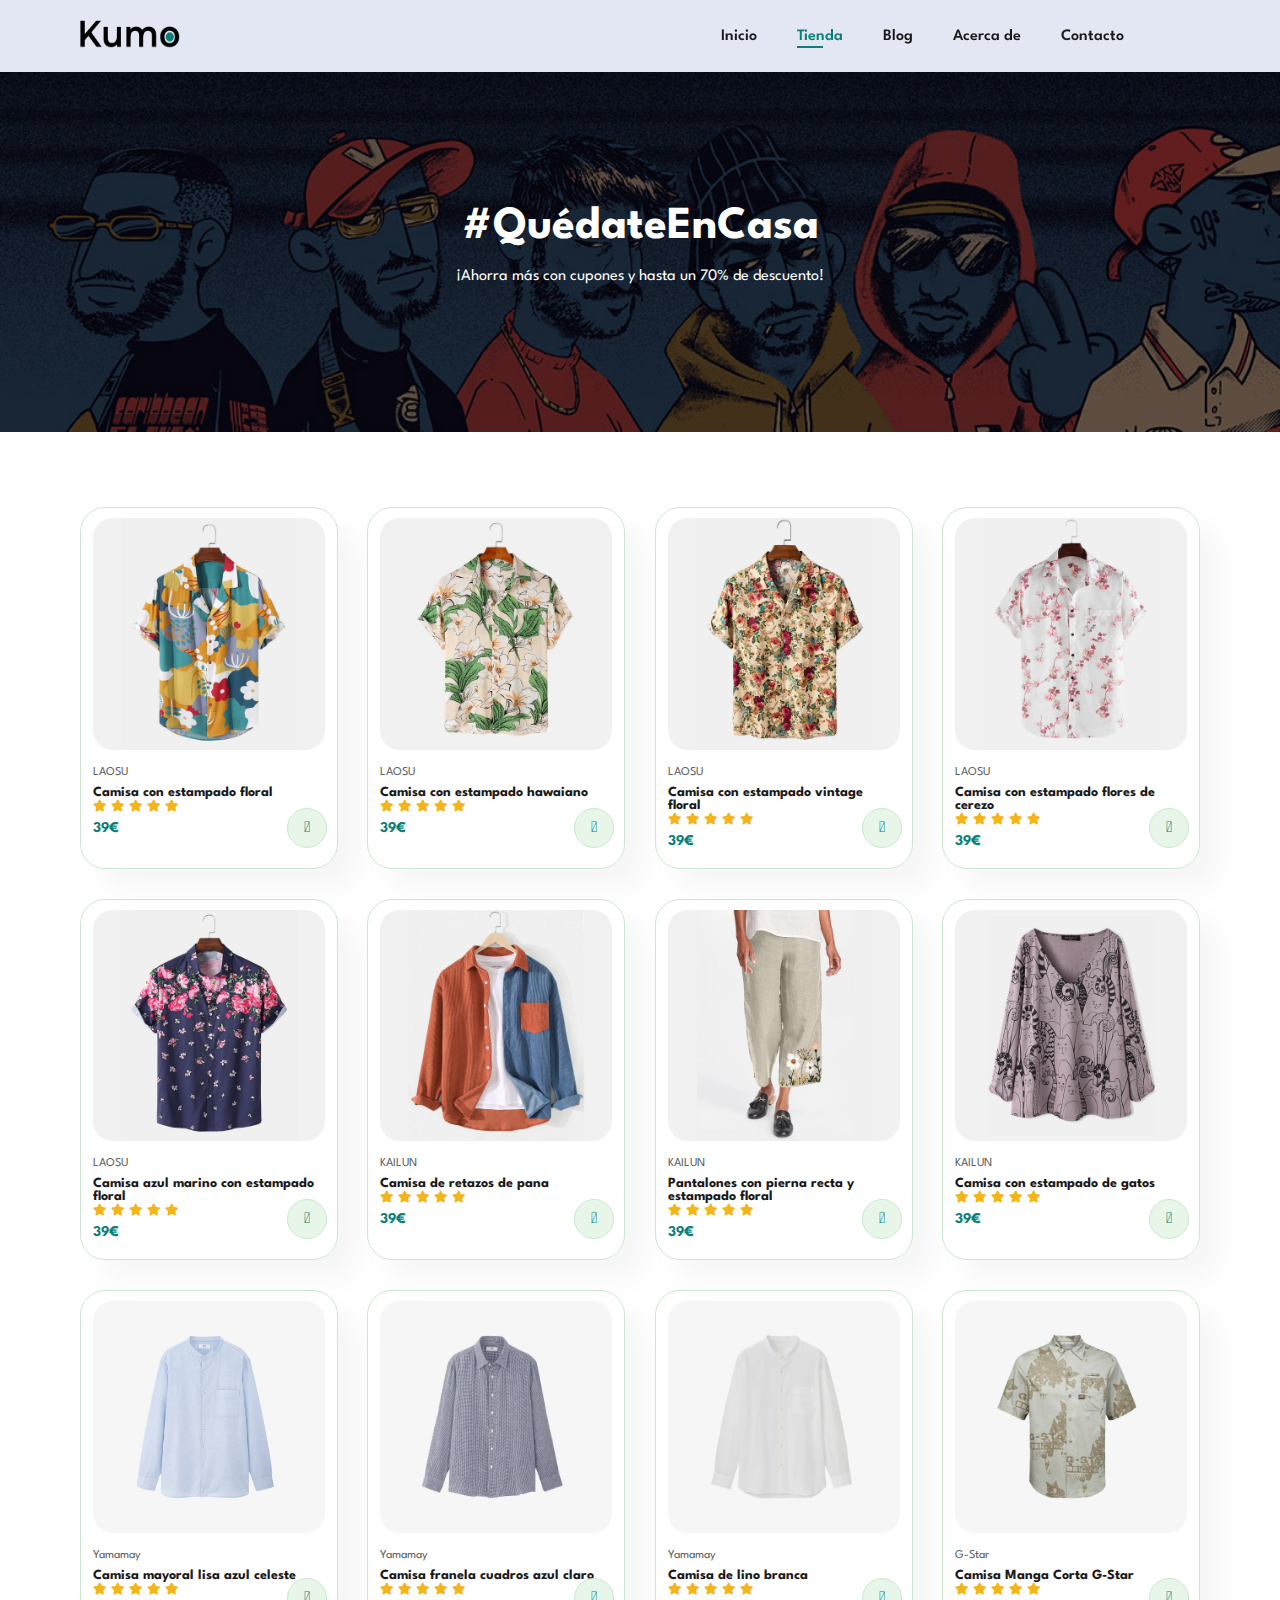
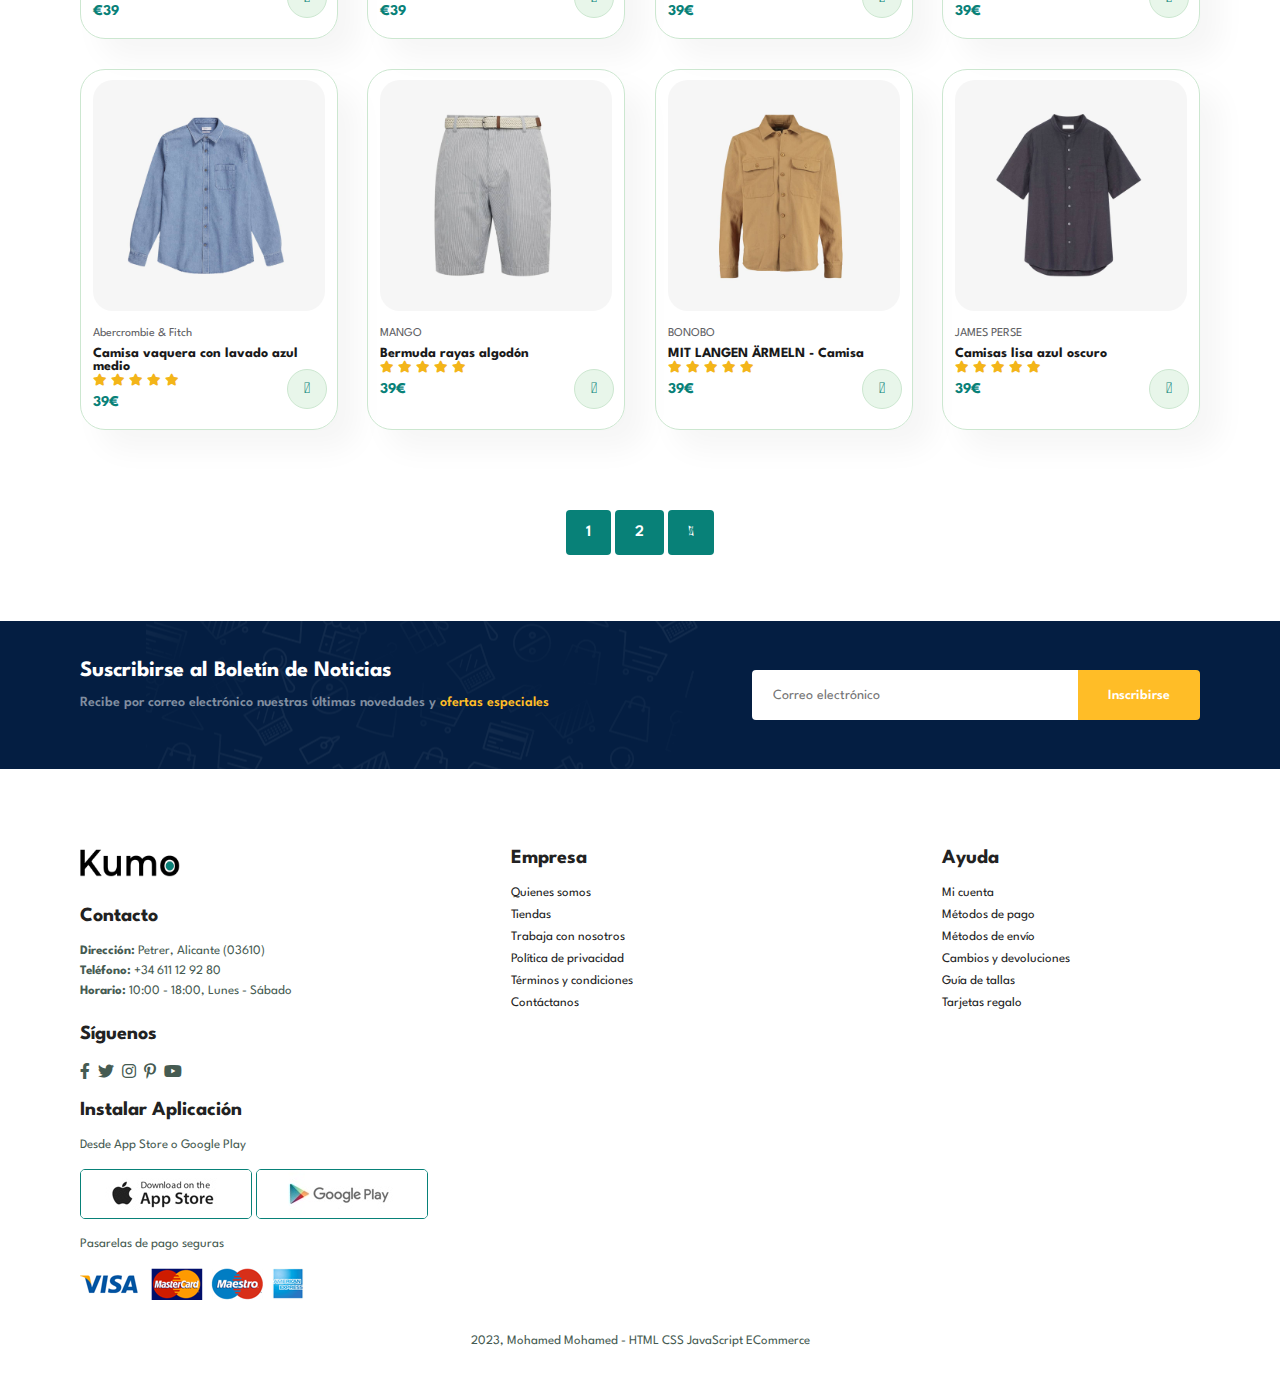
<file: shop.html>
<!DOCTYPE html>
<html lang="es">
    <head>
        <meta charset="UTF-8">
        <meta http-equiv="X-UA-Compatible" content="IE=Edge,chrome=1"/>
        <meta name="viewport" content="width=device-width, initial-scale=1"/>
        <title>Tienda de Ropa</title>
        <link rel="stylesheet" href="https://pro.fontawesome.com/releases/v5.10.0/css/all.css" />
        <link rel="stylesheet" href="style.css"/>
    </head>

    <body>
        
        <section id="header">
            <a href="#"><img src="img/logo.png" class="logo" alt="" width="100" height="28"></a>

            <div>
                <ul id="navbar">
                    <li><a href="index.html">Inicio</a></li>
                    <li><a class="active" href="shop.html">Tienda</a></li>
                    <li><a href="blog.html">Blog</a></li>
                    <li><a href="about.html">Acerca de</a></li>
                    <li><a href="contact.html">Contacto</a></li>
                    <li id="lg-bag"><a href="cart.html"><i class="far fa-shopping-bag"></i></a></li>
                    <a href="#" id="close"><i class="far fa-times"></i></a>
                </ul>
            </div>

            <div id="mobile">
                <a href="cart.html"><i class="far fa-shopping-bag"></i></a>
                <i id="bar" class="fas fa-outdent"></i>
            </div>
        </section>

        <section id="page-header">
            
            <h2>#QuédateEnCasa</h2>
            <p>¡Ahorra más con cupones y hasta un 70% de descuento!</p>

        </section>

        <section id="product1" class="section-p1">
            <div class="pro-container">
                <div class="pro" onclick="window,location.href='sproduct.html'">
                    <img src="img/products/f1.jpg" alt="">
                    <div class="des">
                        <span>LAOSU</span>
                        <h5>Camisa con estampado floral</h5>
                        <div class="star">
                            <i class="fas fa-star"></i>
                            <i class="fas fa-star"></i>
                            <i class="fas fa-star"></i>
                            <i class="fas fa-star"></i>
                            <i class="fas fa-star"></i>
                        </div>
                        <h4>39€</h4>
                    </div>
                    <a href="#"><i class="fal fa-shopping-cart cart"></i></a>
                </div>

                <div class="pro">
                    <img src="img/products/f2.jpg" alt="">
                    <div class="des">
                        <span>LAOSU</span>
                        <h5>Camisa con estampado hawaiano</h5>
                        <div class="star">
                            <i class="fas fa-star"></i>
                            <i class="fas fa-star"></i>
                            <i class="fas fa-star"></i>
                            <i class="fas fa-star"></i>
                            <i class="fas fa-star"></i>
                        </div>
                        <h4>39€</h4>
                    </div>
                    <a href="#"><i class="fal fa-shopping-cart cart"></i></a>
                </div>

                <div class="pro">
                    <img src="img/products/f3.jpg" alt="">
                    <div class="des">
                        <span>LAOSU</span>
                        <h5>Camisa con estampado vintage floral</h5>
                        <div class="star">
                            <i class="fas fa-star"></i>
                            <i class="fas fa-star"></i>
                            <i class="fas fa-star"></i>
                            <i class="fas fa-star"></i>
                            <i class="fas fa-star"></i>
                        </div>
                        <h4>39€</h4>
                    </div>
                    <a href="#"><i class="fal fa-shopping-cart cart"></i></a>
                </div>

                <div class="pro">
                    <img src="img/products/f4.jpg" alt="">
                    <div class="des">
                        <span>LAOSU</span>
                        <h5>Camisa con estampado flores de cerezo</h5>
                        <div class="star">
                            <i class="fas fa-star"></i>
                            <i class="fas fa-star"></i>
                            <i class="fas fa-star"></i>
                            <i class="fas fa-star"></i>
                            <i class="fas fa-star"></i>
                        </div>
                        <h4>39€</h4>
                    </div>
                    <a href="#"><i class="fal fa-shopping-cart cart"></i></a>
                </div>

                <div class="pro">
                    <img src="img/products/f5.jpg" alt="">
                    <div class="des">
                        <span>LAOSU</span>
                        <h5>Camisa azul marino con estampado floral</h5>
                        <div class="star">
                            <i class="fas fa-star"></i>
                            <i class="fas fa-star"></i>
                            <i class="fas fa-star"></i>
                            <i class="fas fa-star"></i>
                            <i class="fas fa-star"></i>
                        </div>
                        <h4>39€</h4>
                    </div>
                    <a href="#"><i class="fal fa-shopping-cart cart"></i></a>
                </div>

                <div class="pro">
                    <img src="img/products/f6.jpg" alt="">
                    <div class="des">
                        <span>KAILUN</span>
                        <h5>Camisa de retazos de pana</h5>
                        <div class="star">
                            <i class="fas fa-star"></i>
                            <i class="fas fa-star"></i>
                            <i class="fas fa-star"></i>
                            <i class="fas fa-star"></i>
                            <i class="fas fa-star"></i>
                        </div>
                        <h4>39€</h4>
                    </div>
                    <a href="#"><i class="fal fa-shopping-cart cart"></i></a>
                </div>

                <div class="pro">
                    <img src="img/products/f7.jpg" alt="">
                    <div class="des">
                        <span>KAILUN</span>
                        <h5>Pantalones con pierna recta y estampado floral</h5>
                        <div class="star">
                            <i class="fas fa-star"></i>
                            <i class="fas fa-star"></i>
                            <i class="fas fa-star"></i>
                            <i class="fas fa-star"></i>
                            <i class="fas fa-star"></i>
                        </div>
                        <h4>39€</h4>
                    </div>
                    <a href="#"><i class="fal fa-shopping-cart cart"></i></a>
                </div>

                <div class="pro">
                    <img src="img/products/f8.jpg" alt="">
                    <div class="des">
                        <span>KAILUN</span>
                        <h5>Camisa con estampado de gatos</h5>
                        <div class="star">
                            <i class="fas fa-star"></i>
                            <i class="fas fa-star"></i>
                            <i class="fas fa-star"></i>
                            <i class="fas fa-star"></i>
                            <i class="fas fa-star"></i>
                        </div>
                        <h4>39€</h4>
                    </div>
                    <a href="#"><i class="fal fa-shopping-cart cart"></i></a>
                </div>
            
                <div class="pro">
                    <img src="img/products/n1.jpg" alt="">
                    <div class="des">
                        <span>Yamamay</span>
                        <h5>Camisa mayoral lisa azul celeste</h5>
                        <div class="star">
                            <i class="fas fa-star"></i>
                            <i class="fas fa-star"></i>
                            <i class="fas fa-star"></i>
                            <i class="fas fa-star"></i>
                            <i class="fas fa-star"></i>
                        </div>
                        <h4>€39</h4>
                    </div>
                    <a href="#"><i class="fal fa-shopping-cart cart"></i></a>
                </div>

                <div class="pro">
                    <img src="img/products/n2.jpg" alt="">
                    <div class="des">
                        <span>Yamamay</span>
                        <h5>Camisa franela cuadros azul claro</h5>
                        <div class="star">
                            <i class="fas fa-star"></i>
                            <i class="fas fa-star"></i>
                            <i class="fas fa-star"></i>
                            <i class="fas fa-star"></i>
                            <i class="fas fa-star"></i>
                        </div>
                        <h4>€39</h4>
                    </div>
                    <a href="#"><i class="fal fa-shopping-cart cart"></i></a>
                </div>

                <div class="pro">
                    <img src="img/products/n3.jpg" alt="">
                    <div class="des">
                        <span>Yamamay</span>
                        <h5>Camisa de lino branca</h5>
                        <div class="star">
                            <i class="fas fa-star"></i>
                            <i class="fas fa-star"></i>
                            <i class="fas fa-star"></i>
                            <i class="fas fa-star"></i>
                            <i class="fas fa-star"></i>
                        </div>
                        <h4>39€</h4>
                    </div>
                    <a href="#"><i class="fal fa-shopping-cart cart"></i></a>
                </div>

                <div class="pro">
                    <img src="img/products/n4.jpg" alt="">
                    <div class="des">
                        <span>G-Star</span>
                        <h5>Camisa Manga Corta G-Star</h5>
                        <div class="star">
                            <i class="fas fa-star"></i>
                            <i class="fas fa-star"></i>
                            <i class="fas fa-star"></i>
                            <i class="fas fa-star"></i>
                            <i class="fas fa-star"></i>
                        </div>
                        <h4>39€</h4>
                    </div>
                    <a href="#"><i class="fal fa-shopping-cart cart"></i></a>
                </div>

                <div class="pro">
                    <img src="img/products/n5.jpg" alt="">
                    <div class="des">
                        <span>Abercrombie & Fitch</span>
                        <h5>Camisa vaquera con lavado azul medio</h5>
                        <div class="star">
                            <i class="fas fa-star"></i>
                            <i class="fas fa-star"></i>
                            <i class="fas fa-star"></i>
                            <i class="fas fa-star"></i>
                            <i class="fas fa-star"></i>
                        </div>
                        <h4>39€</h4>
                    </div>
                    <a href="#"><i class="fal fa-shopping-cart cart"></i></a>
                </div>

                <div class="pro">
                    <img src="img/products/n6.jpg" alt="">
                    <div class="des">
                        <span>MANGO</span>
                        <h5>Bermuda rayas algodón</h5>
                        <div class="star">
                            <i class="fas fa-star"></i>
                            <i class="fas fa-star"></i>
                            <i class="fas fa-star"></i>
                            <i class="fas fa-star"></i>
                            <i class="fas fa-star"></i>
                        </div>
                        <h4>39€</h4>
                    </div>
                    <a href="#"><i class="fal fa-shopping-cart cart"></i></a>
                </div>

                <div class="pro">
                    <img src="img/products/n7.jpg" alt="">
                    <div class="des">
                        <span>BONOBO</span>
                        <h5>MIT LANGEN ÄRMELN - Camisa</h5>
                        <div class="star">
                            <i class="fas fa-star"></i>
                            <i class="fas fa-star"></i>
                            <i class="fas fa-star"></i>
                            <i class="fas fa-star"></i>
                            <i class="fas fa-star"></i>
                        </div>
                        <h4>39€</h4>
                    </div>
                    <a href="#"><i class="fal fa-shopping-cart cart"></i></a>
                </div>

                <div class="pro">
                    <img src="img/products/n8.jpg" alt="">
                    <div class="des">
                        <span>JAMES PERSE</span>
                        <h5>Camisas lisa azul oscuro</h5>
                        <div class="star">
                            <i class="fas fa-star"></i>
                            <i class="fas fa-star"></i>
                            <i class="fas fa-star"></i>
                            <i class="fas fa-star"></i>
                            <i class="fas fa-star"></i>
                        </div>
                        <h4>39€</h4>
                    </div>
                    <a href="#"><i class="fal fa-shopping-cart cart"></i></a>
                </div>
            </div>
        </section>

        <section id="pagination" class="section-p1">
            <a href="#">1</a>
            <a href="#">2</a>
            <a href="#"><i class="fal fa-long-arrow-alt-right"></i></a>
        </section>

        <section id="newsletter" class="section-p1 section-m1">
            <div class="newstext">
                <h4>Suscribirse al Boletín de Noticias</h4>
                <p>Recibe por correo electrónico nuestras últimas novedades y <span>ofertas especiales</span></p>
            </div>
            <div class="form">
                <input type="text" placeholder="Correo electrónico">
                <button class="normal">Inscribirse</button>
            </div>
        </section>

        <footer class="section-p1">
            <div class="col">
                <img src="img/logo.png" class="logo" alt="" width="100" height="28">
                <h4>Contacto</h4>
                <p><strong>Dirección:</strong> Petrer, Alicante (03610)</p>
                <p><strong>Teléfono:</strong> +34 611 12 92 80</p>
                <p><strong>Horario:</strong> 10:00 - 18:00, Lunes - Sábado</p>
                <div class="follow">
                    <h4>Síguenos</h4>
                    <div class="icon">
                        <i class="fab fa-facebook-f"></i>
                        <i class="fab fa-twitter"></i>
                        <i class="fab fa-instagram"></i>
                        <i class="fab fa-pinterest-p"></i>
                        <i class="fab fa-youtube"></i>
                    </div>
                </div>
            </div>

            <div class="col">
                <h4>Empresa</h4>
                <a href="#">Quienes somos</a>
                <a href="#">Tiendas</a>
                <a href="#">Trabaja con nosotros</a>
                <a href="#">Política de privacidad</a>
                <a href="#">Términos y condiciones</a>
                <a href="#">Contáctanos</a>
            </div>

            <div class="col">
                <h4>Ayuda</h4>
                <a href="#">Mi cuenta</a>
                <a href="#">Métodos de pago</a>
                <a href="#">Métodos de envío</a>
                <a href="#">Cambios y devoluciones</a>
                <a href="#">Guía de tallas</a>
                <a href="#">Tarjetas regalo</a>
            </div>

            <div class="col install">
                <h4>Instalar Aplicación</h4>
                <p>Desde App Store o Google Play</p>
                <div class="row">
                    <img src="img/pay/app.jpg" alt="">
                    <img src="img/pay/play.jpg" alt="">
                </div>
                <p>Pasarelas de pago seguras</p>
                <img src="img/pay/pay.png" alt="">
            </div>

            <div class="copyright">
                <p>2023, Mohamed Mohamed - HTML CSS JavaScript ECommerce</p>
            </div>
        </footer>

        <script src="script.js"></script>
    </body>
</html>
</file>
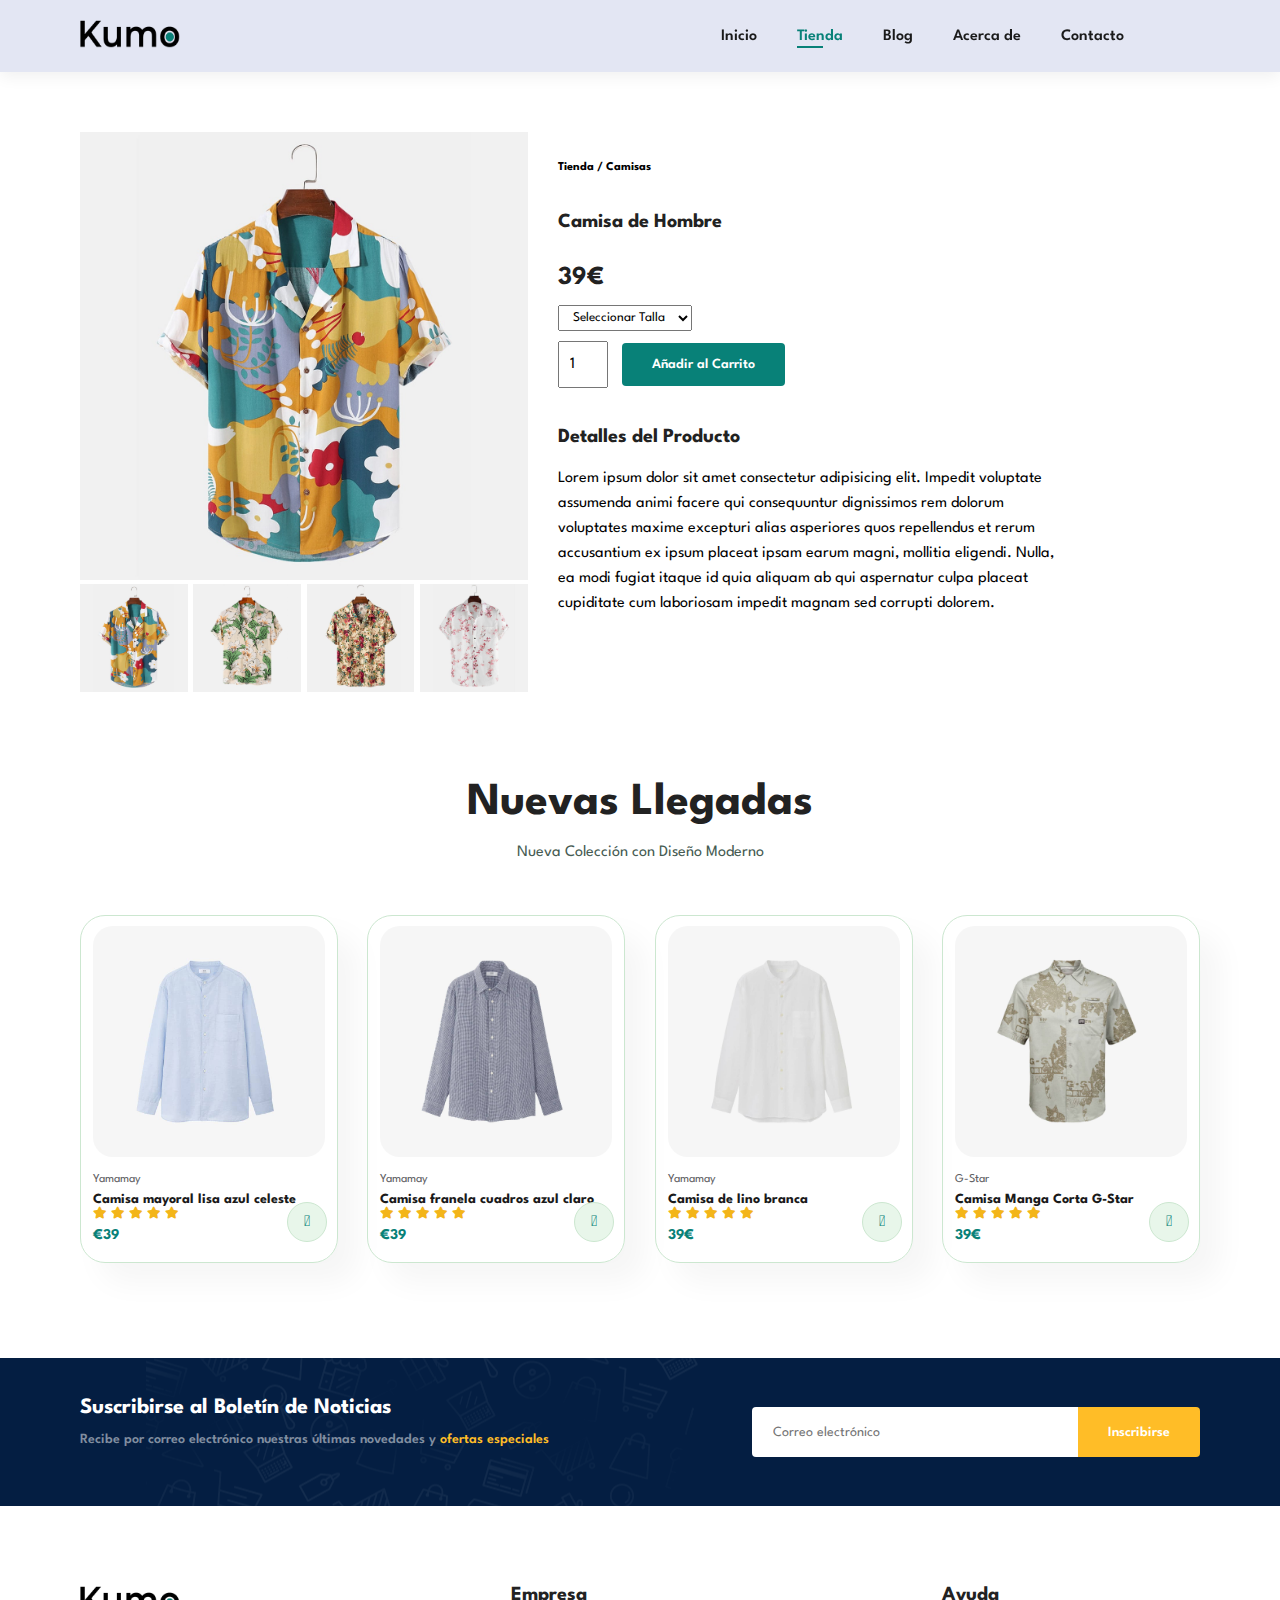
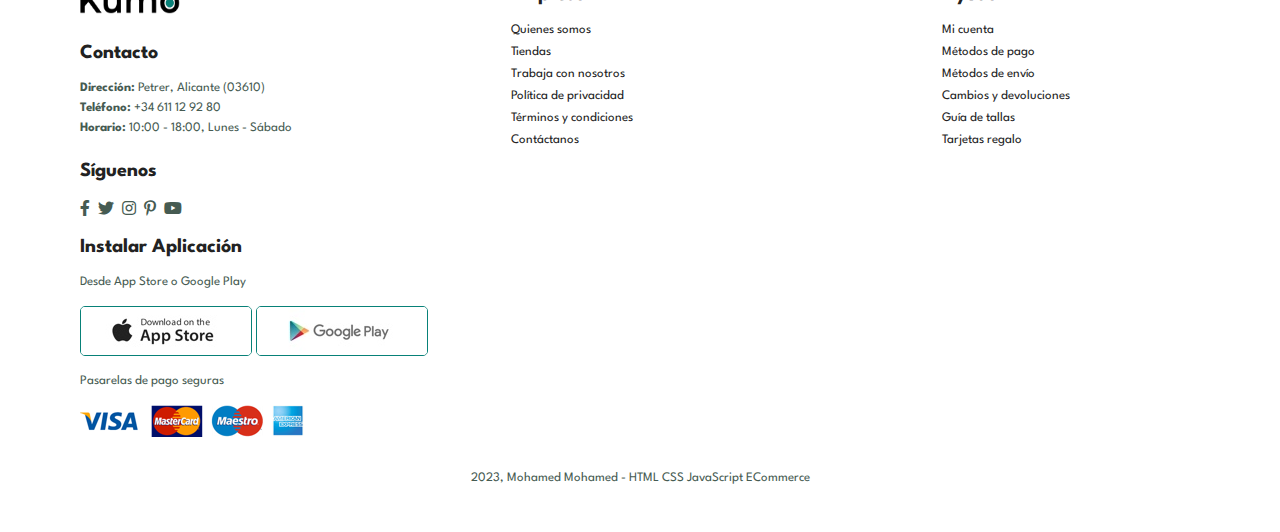
<file: sproduct.html>
<!DOCTYPE html>
<html lang="es">
    <head>
        <meta charset="UTF-8">
        <meta http-equiv="X-UA-Compatible" content="IE=Edge,chrome=1"/>
        <meta name="viewport" content="width=device-width, initial-scale=1"/>
        <title>Tienda de Ropa</title>
        <link rel="stylesheet" href="https://pro.fontawesome.com/releases/v5.10.0/css/all.css" />
        <link rel="stylesheet" href="style.css"/>
    </head>

    <body>
        
        <section id="header">
            <a href="#"><img src="img/logo.png" class="logo" alt="" width="100" height="28"></a>

            <div>
                <ul id="navbar">
                    <li><a href="index.html">Inicio</a></li>
                    <li><a class="active" href="shop.html">Tienda</a></li>
                    <li><a href="blog.html">Blog</a></li>
                    <li><a href="about.html">Acerca de</a></li>
                    <li><a href="contact.html">Contacto</a></li>
                    <li id="lg-bag"><a href="cart.html"><i class="far fa-shopping-bag"></i></a></li>
                    <a href="#" id="close"><i class="far fa-times"></i></a>
                </ul>
            </div>

            <div id="mobile">
                <a href="cart.html"><i class="far fa-shopping-bag"></i></a>
                <i id="bar" class="fas fa-outdent"></i>
            </div>
        </section>

        <section id="productdetails" class="section-p1">
            <div class="single-pro-image">
                <img src="img/products/f1.jpg" width="100%" id="mainImage" alt="">

                <div class="small-img-group">
                    <div class="small-img-colum">
                        <img src="img/products/f1.jpg" width="100%" class="small-img" alt="">
                    </div>
                    <div class="small-img-colum">
                        <img src="img/products/f2.jpg" width="100%" class="small-img" alt="">
                    </div>
                    <div class="small-img-colum">
                        <img src="img/products/f3.jpg" width="100%" class="small-img" alt="">
                    </div>
                    <div class="small-img-colum">
                        <img src="img/products/f4.jpg" width="100%" class="small-img" alt="">
                    </div>
                </div>
                
            </div>

            <div class="single-pro-details">
                <h6>Tienda / Camisas</h6>
                <h4>Camisa de Hombre</h4>
                <h2>39€</h2>
                <select>
                    <option>Seleccionar Talla</option>
                    <option>S</option>
                    <option>M</option>
                    <option>L</option>
                    <option>XL</option>
                    <option>XXL</option>
                </select>
                <input type="numer" value="1">
                <button class="normal">Añadir al Carrito</button>
                <h4>Detalles del Producto</h4>
                <span>Lorem ipsum dolor sit amet consectetur adipisicing elit. Impedit voluptate assumenda animi facere qui
                    consequuntur dignissimos rem dolorum voluptates maxime excepturi alias asperiores quos repellendus et
                    rerum accusantium ex ipsum placeat ipsam earum magni, mollitia eligendi. Nulla, ea modi fugiat itaque id
                    quia aliquam ab qui aspernatur culpa placeat cupiditate cum laboriosam impedit magnam sed corrupti
                    dolorem.</span>
            </div>
        </section>

        <section id="product1" class="section-p1">
            <h2>Nuevas Llegadas</h2>
            <p>Nueva Colección con Diseño Moderno</p>
            <div class="pro-container">
                <div class="pro">
                    <img src="img/products/n1.jpg" alt="">
                    <div class="des">
                        <span>Yamamay</span>
                        <h5>Camisa mayoral lisa azul celeste</h5>
                        <div class="star">
                            <i class="fas fa-star"></i>
                            <i class="fas fa-star"></i>
                            <i class="fas fa-star"></i>
                            <i class="fas fa-star"></i>
                            <i class="fas fa-star"></i>
                        </div>
                        <h4>€39</h4>
                    </div>
                    <a href="#"><i class="fal fa-shopping-cart cart"></i></a>
                </div>

                <div class="pro">
                    <img src="img/products/n2.jpg" alt="">
                    <div class="des">
                        <span>Yamamay</span>
                        <h5>Camisa franela cuadros azul claro</h5>
                        <div class="star">
                            <i class="fas fa-star"></i>
                            <i class="fas fa-star"></i>
                            <i class="fas fa-star"></i>
                            <i class="fas fa-star"></i>
                            <i class="fas fa-star"></i>
                        </div>
                        <h4>€39</h4>
                    </div>
                    <a href="#"><i class="fal fa-shopping-cart cart"></i></a>
                </div>

                <div class="pro">
                    <img src="img/products/n3.jpg" alt="">
                    <div class="des">
                        <span>Yamamay</span>
                        <h5>Camisa de lino branca</h5>
                        <div class="star">
                            <i class="fas fa-star"></i>
                            <i class="fas fa-star"></i>
                            <i class="fas fa-star"></i>
                            <i class="fas fa-star"></i>
                            <i class="fas fa-star"></i>
                        </div>
                        <h4>39€</h4>
                    </div>
                    <a href="#"><i class="fal fa-shopping-cart cart"></i></a>
                </div>

                <div class="pro">
                    <img src="img/products/n4.jpg" alt="">
                    <div class="des">
                        <span>G-Star</span>
                        <h5>Camisa Manga Corta G-Star</h5>
                        <div class="star">
                            <i class="fas fa-star"></i>
                            <i class="fas fa-star"></i>
                            <i class="fas fa-star"></i>
                            <i class="fas fa-star"></i>
                            <i class="fas fa-star"></i>
                        </div>
                        <h4>39€</h4>
                    </div>
                    <a href="#"><i class="fal fa-shopping-cart cart"></i></a>
                </div>
            </div>
        </section>

        <section id="newsletter" class="section-p1 section-m1">
            <div class="newstext">
                <h4>Suscribirse al Boletín de Noticias</h4>
                <p>Recibe por correo electrónico nuestras últimas novedades y <span>ofertas especiales</span></p>
            </div>
            <div class="form">
                <input type="text" placeholder="Correo electrónico">
                <button class="normal">Inscribirse</button>
            </div>
        </section>

        <footer class="section-p1">
            <div class="col">
                <img src="img/logo.png" class="logo" alt="" width="100" height="28">
                <h4>Contacto</h4>
                <p><strong>Dirección:</strong> Petrer, Alicante (03610)</p>
                <p><strong>Teléfono:</strong> +34 611 12 92 80</p>
                <p><strong>Horario:</strong> 10:00 - 18:00, Lunes - Sábado</p>
                <div class="follow">
                    <h4>Síguenos</h4>
                    <div class="icon">
                        <i class="fab fa-facebook-f"></i>
                        <i class="fab fa-twitter"></i>
                        <i class="fab fa-instagram"></i>
                        <i class="fab fa-pinterest-p"></i>
                        <i class="fab fa-youtube"></i>
                    </div>
                </div>
            </div>

            <div class="col">
                <h4>Empresa</h4>
                <a href="#">Quienes somos</a>
                <a href="#">Tiendas</a>
                <a href="#">Trabaja con nosotros</a>
                <a href="#">Política de privacidad</a>
                <a href="#">Términos y condiciones</a>
                <a href="#">Contáctanos</a>
            </div>

            <div class="col">
                <h4>Ayuda</h4>
                <a href="#">Mi cuenta</a>
                <a href="#">Métodos de pago</a>
                <a href="#">Métodos de envío</a>
                <a href="#">Cambios y devoluciones</a>
                <a href="#">Guía de tallas</a>
                <a href="#">Tarjetas regalo</a>
            </div>

            <div class="col install">
                <h4>Instalar Aplicación</h4>
                <p>Desde App Store o Google Play</p>
                <div class="row">
                    <img src="img/pay/app.jpg" alt="">
                    <img src="img/pay/play.jpg" alt="">
                </div>
                <p>Pasarelas de pago seguras</p>
                <img src="img/pay/pay.png" alt="">
            </div>

            <div class="copyright">
                <p>2023, Mohamed Mohamed - HTML CSS JavaScript ECommerce</p>
            </div>
        </footer>
        
        <script src="script.js"></script>
    </body>
</html>
</file>
<file: style.css>
@import url("https://fonts.googleapis.com/css2?family=Spartan:wght@100;200;300;400;500;600;700;800;900&display=swap");
* {
  margin: 0;
  padding: 0;
  box-sizing: border-box;
  font-family: "Spartan", sans-serif;
}

html {
  scroll-behavior: smooth;
}
  
  /* Global Styles */

h1 {
  font-size: 50px;
  line-height: 64px;
  color: #222;
}
  
h2 {
  font-size: 46px;
  line-height: 54px;
  color: #222;
}

h4 {
  font-size: 20px;
  color: #222;
}
  
h6 {
  font-weight: 700;
  font-size: 12px;
}

p {
  font-size: 16px;
  color: #465b52;
  margin: 15px 0 20px 0;
}

/* Section padding */
.section-p1 {
  padding: 40px 80px;
}

/* Section margin */
.section-m1 {
  margin: 40px 0;
}

button.normal {
  font-size: 14px;
  font-weight: 600;
  padding: 15px 30px;
  color: #000;
  background-color: #fff;
  border-radius: 4px;
  cursor: pointer;
  border: none;
  outline: none;
  transition: 0.2s;
}

button.white {
  font-size: 13px;
  font-weight: 600;
  padding: 11px 18px;
  color: #fff;
  background-color: transparent;
  cursor: pointer;
  border: 1px solid #fff;
  outline: none;
  transition: 0.2s;
}

body {
  width: 100%;
}

  /* Header Start */

#header {
  display: flex;
  align-items: center;
  justify-content: space-between;
  position: sticky;
  top: 0;
  bottom: 0;
  padding: 20px 80px;
  background-color: #e3e6f3;
  box-shadow: 0 5px 15px rgba(0, 0, 0, 0.06);
  z-index: 999;
}

#navbar {
  display: flex;
  align-items: center;
  justify-content: center;
}

#navbar li {
  list-style: none;
  padding: 0 20px;
  position: relative;
}

#navbar li a {
  text-decoration: none;
  font-size: 16px;
  font-weight: 600;
  color: #1a1a1a;
  transition: 0.3s ease;
}

#navbar li a:hover,
#navbar li a.active {
  color: #088178;
}

#navbar li a.active::after,
#navbar li a:hover::after {
  content: "";
  width: 30%;
  height: 2px;
  background-color: #088178;
  position: absolute;
  bottom: -4px;
  left: 20px;
}

#mobile {
  display: none;
  align-items: center;
}

#close {
  display: none;
}

  /* Home Page */

#hero {
  background-image: url(img/hero.png);
  height: 90vh;
  width: 100%;
  background-size: cover;
  background-position: top 25% right 0;
  padding: 0 80px;
  display: flex;
  flex-direction: column;
  align-items: flex-start;
  justify-content: center;
}

#hero h1 {
  color: #088178;
}

#hero p {
  color: #333c56;
  font-size: 20px;
  font-style: italic;
}

#hero h5 {
  color:  #088178;
  font-size: 16px;
  text-transform: capitalize;
  font-weight: 600;	
  padding-bottom: 15px;
}

#hero button {
  background-image: url(img/button.png);
  background-color: transparent;
  color: #088178;
  border: 0;
  padding: 14px 60px 14px 65px;
  background-repeat: no-repeat;
  cursor: pointer;
  font-weight: 700;
  font-size: 16px;
}

#feature {
  display: flex;
  align-items: center;
  justify-content: center;
  flex-wrap: wrap;
}

#feature .fe-box {
  width: 280px;
  text-align: center;
  padding: 15px 10px;
  margin: 15px 25px;
  border: 1px solid #cce7d0;
  background-color: rgb(0, 0, 0);
  transition: all .40s;
  height: auto;
}

#feature .fe-box:hover {
  transform: scale(0.9);
}

#feature .fe-box H6 {
  color: #fff;
}


#feature .fe-box img {
  width: 100%;
  margin-bottom: 10px;
}

#product1 {
  text-align: center;
}

#product1 .pro-container {
  display: flex;
  justify-content: space-between;
  padding-top: 20px;
  flex-wrap: wrap;
}

#product1 .pro {
  width: 23%;
  min-width: 250px;
  padding: 10px 12px;
  border: 1px solid #cce7d0;
  border-radius: 25px;
  cursor: pointer;
  box-shadow: 20px 20px 30px rgba(0, 0, 0, 0.04);
  margin: 15px 0;
  transition: 0.2s ease;
  position: relative;
}

#product1 .pro:hover {
  box-shadow: 20px 20px 30px rgba(0, 0, 0, 0.09);
}

#product1 .pro img {
  width: 100%;
  border-radius: 20px;
}

#product1 .pro .des {
  text-align: start;
  padding: 10px 0;
}

#product1 .pro .des span {
  color: #606063;
  font-size: 12px;
}

#product1 .pro .des h5 {
  padding-top: 7px;
  color: #1a1a1a;
  font-size: 14px;
}

#product1 .pro .des h4 {
  padding-top: 7px;
  font-weight: 700;
  font-size: 15px;
  color: #088178;
  
}

#product1 .pro .des i {
  font-size: 12px;
  color: rgb(243, 181, 25);
}

#product1 .pro .cart {
  width: 40px;
  height: 40px;
  line-height: 40px;
  border-radius: 50px;
  background-color: #e8f6ea;
  font-weight: 500;
  color: #088178;
  border: 1px solid #cce7d0;
  position: absolute;
  bottom: 20px;
  right: 10px;
}

#banner {
  display: flex;
  flex-direction: column;
  justify-content: center;
  align-items: center;
  text-align: center;
  background-image: url(img/banner/b2.jpg);
  width: 100%;
  height: 40vh;
  background-size: cover;
  background-position: center;
}

#banner h4 {
  font-size: 16px;
  color: #fff;
}

#banner h2 {
  font-size: 13px;
  color: #fff;
  padding: 10px 0;
}

#banner h2 span {
  color: #ef3636;
}

#banner .normal:hover {
  background-color: #ef3636;
  color: #fff;
}

#sm-banner {
  display: flex;
  justify-content: space-between;
  flex-wrap: wrap;
  
}

#sm-banner .banner-box {
  display: flex;
  flex-direction: column;
  justify-content: center;
  align-items: flex-start;
  text-align: center;
  background-image: url(img/banner/b17.jpg);
  min-width: 49%;
  height: 50vh;
  background-size: cover;
  background-position: center;
  padding: 30px;
  margin-bottom: 10px;
}

#sm-banner .banner-box2 {
  background-image: url(img/banner/b10.jpg);
}

#sm-banner h2 {
  color: #fff;
  font-size: 28px;
  font-weight: 800;
}

#sm-banner h4 {
  color: #fff;
  font-size: 20px;
  font-weight: 300;
}


#sm-banner span {
  color: #fff;
  font-size: 14px;
  font-weight: 500;
  padding-bottom: 15px;
}

#sm-banner .banner-box:hover button{
  background: #088178;
  border: 1px solid #088178;
}

#banner3 {
  display: flex;
  justify-content: space-between;
  flex-wrap: wrap;
  padding: 0 80px;
}

#banner3 .banner-box {
  display: flex;
  flex-direction: column;
  justify-content: center;
  align-items: flex-start;
  background-image: url(img/banner/b7.jpg);
  min-width: 32%;
  height: 30vh;
  background-size: cover;
  background-position: center;
  padding: 20px;
  margin-bottom: 20px;
}

#banner3 .banner-box2 {
  background-image: url(img/banner/b4.jpg);
}

#banner3 .banner-box3 {
  background-image: url(img/banner/b18.jpg);
}

#banner3 h2 {
  color: #fff;
  font-weight: 900;
  font-size: 22px;
}

#banner3 h3 {
  color: #ec544e;
  font-weight: 800;
  font-size: 15px;
}

#newsletter {
  display: flex;
  justify-content: space-between;
  flex-wrap: wrap;
  align-items: center;
  background-image: url(img/banner/b14.png);
  background-repeat: no-repeat;
  background-position: 20% 30%;
  background-color: #041e42;
}

#newsletter h4 {
  color: #fff;
  font-weight: 700;
  font-size: 22px;
}

#newsletter p {
  color: #818ea0;
  font-weight: 600;
  font-size: 14px;
}

#newsletter p span {
  color: #ffbd27;
}

#newsletter .form {
  display: flex;
  width: 40%;
}

#newsletter input {
  height: 3.125rem;
  padding: 0 1.25rem;
  font-size: 14px;
  width: 100%;
  border: 1px solid transparent;
  border-radius: 4px;
  outline: none;
  border-top-right-radius: 0;
  border-bottom-right-radius: 0;
}

#newsletter button {
  background-color: #ffbd27;
  color: #fff;
  white-space: nowrap;
  border-top-left-radius: 0;
  border-bottom-left-radius: 0;
}

footer {
  display: flex;
  flex-wrap: wrap;
  justify-content: space-between;
}

footer .col {
  display: flex;
  flex-direction: column;
  align-items: flex-start;
  margin-bottom: 20px;
  min-width: 23%;
}

footer .logo {
  margin-bottom: 30px;
}

footer h4 {
  font-size: 20px;
  padding-bottom: 20px;
}

footer p {
  font-size: 13px;
  margin: 0 0 8px 0;
}

footer a {
  font-size: 13px;
  text-decoration: none;
  color: #222;
  margin-bottom: 10px;
}

footer .follow {
  margin-top: 20px;
}

footer .follow i {
  color: #465b52;
  padding-right: 4px;
  cursor: pointer;
}

footer a:hover,
footer .follow i:hover {
  color: #088178;
}

footer .install .row img {
  border: 1px solid #088178;
  border-radius: 5px;
}

footer .install img {
  margin: 10px 0 15px 0;
}

footer .copyright {
  width: 100%;
  text-align: center;
}


/* Shop Page */

#page-header {
  background-image: url(img/banner/b1.jpg);
  width: 100%;
  height: 40vh;
  background-size: cover;
  display: flex;
  justify-content: center;
  text-align: center;
  flex-direction: column;
  padding: 14px;
}

#page-header h2,
#page-header p {
  color: #fff;
}

#pagination {
  text-align: center;
}

#pagination a {
  text-decoration: none;
  background-color: #088178;
  padding: 15px 20px;
  border-radius: 4px;
  color: #fff;
  font-weight: 600;
}

#pagination a i {
  font-size: 16px;
  font-weight: 600;
}


/* Single Product */

#productdetails {
  display: flex;
  margin-top: 20px;

}

#productdetails .single-pro-image {
  width: 40%;
  justify-content: space-between;
}

.small-img-group {
  display: flex;
  justify-content: space-between;
}

.small-img-colum {
  flex-basis: 24%;
  cursor: pointer;
}

#productdetails .single-pro-details {
  width: 50%;
  padding: 30px;
}

#productdetails .single-pro-details h2 {
  font-size: 26px;
}

#productdetails .single-pro-details h4 {
  padding: 40px 0 20px 0;
}

#productdetails .single-pro-details select {
  display: block;
  padding: 5px 10px;
  margin-bottom: 10px;
}

#productdetails .single-pro-details input {
  width: 50px;
  height: 47px;
  padding-left: 10px;
  font-size: 16px;
  margin-right: 10px;
}

#productdetails .single-pro-details input:focus {
  outline: none;
}


#productdetails .single-pro-details button {
  background: #088178;
  color: #fff;
}

#productdetails .single-pro-details span {
  line-height: 25px;
}


/* Blog Page */

#page-header.blog-header {
  background-image: url(img/banner/b19.jpg);
}

#blog {
  padding: 150px 150px 0 150px;
}

#blog .blog-box {
  display: flex;
  align-items: center;
  width: 100%;
  position: relative;
  padding-bottom: 90px;
}

#blog .blog-img {
  width: 50%;
  margin-right: 40px;
}

#blog img {
  width: 100%;
  height: 350px;
  object-fit: cover;
}

#blog .blog-details {
  width: 50%;
}

#blog .blog-details a {
  text-decoration: none;
  font-size: 11px;
  color: #000;
  font-weight: 700;
  position: relative;
  transition: 0.3s;
}

#blog .blog-details a::after {
  content: "";
  width: 50px;
  height: 1px;
  background-color: #000;
  position: absolute;
  top: 4px;
  right: -60px;
}

#blog .blog-details a:hover {
  color: #088178;
}

#blog .blog-details a:hover::after {
  background-color: #088178;
}

#blog .blog-box h1 {
  position: absolute;
  top: -40px;
  left: 0;
  font-size: 70px;
  font-weight: 700;
  color: #c9cbce;
  z-index: -9;
}


/* About Page */

#page-header.about-header {
  background-image: url(img/about/banner.png);
}

#about-head {
  display: flex;
  align-items: center;
}

#about-head img {
  width: 50%;
  height: auto;
}

#about-head div {
  padding-left: 40px;
}

#about-app {
  text-align: center;
}

#about-app .video {
  width: 70%;
  height: 100%;
  margin: 30px auto 0 auto;
}

#about-app .video video {
  width: 100%;
  height: 100%;
  border-radius: 40px;
}



/* Contact Page */

#contact-details {
  display: flex;
  align-items: center;
  justify-content: space-between;
}

#contact-details .details {
  width: 40%;
}

#contact-details .details span,
#form-details form span {
  font-size: 12px;
}

#contact-details .details h2,
#form-details form h2 {
  font-size: 26px;
  line-height: 35px;
  padding: 20px 0;
}

#contact-details .details h3 {
  font-size: 16px;
  padding-bottom: 15px;
}

#contact-details .details li {
  list-style: none;
  display: flex;
  padding: 10px 0;
}

#contact-details .details li i {
  font-size: 14px;
  padding-right: 22px;
}

#contact-details .details li p {
  margin: 0;
  font-size: 14px;
}

#contact-details .map {
  width: 55%;
  height: 400px;
}

#contact-details .map iframe {
  width: 100%;
  height: 100%;
}

#form-details {
  display: flex;
  justify-content: space-between;
  margin: 30px;
  padding: 80px;
  border: 1px solid #e1e1e1;
}

#form-details form {
  width: 65%;
  display: flex;
  flex-direction: column;
  align-items: flex-start;
}

#form-details form input,
#form-details form textarea {
  width: 100%;
  padding: 12px 15px;
  outline: none;
  margin-bottom: 20px;
  border: 1px solid #e1e1e1;
}

#form-details form button {
  background-color: #088178;
  color: #fff;
}

#form-details .people div {
  padding-bottom: 25px;
  display: flex;
  align-items: flex-start;
}

#form-details .people div img {
  width: 65px;
  height: 65px;
  object-fit: cover;
  margin-right: 15px;
}

#form-details .people div p {
  margin: 0;
  font-size: 13px;
  line-height: 25px;
}

#form-details .people div p span {
  display: block;
  font-size: 16px;
  font-weight: 600;
  color: #000;
}


/* Cart Page */

#cart {
  overflow-x: auto;
}

#cart table {
  width: 100%;
  border-collapse: collapse;
  table-layout: fixed;
  white-space: nowrap;
} 

#cart table img {
  width: 70px;
}

#cart table td:nth-child(1) {
  width: 100px;
  text-align: center;
}

#cart table td:nth-child(2) {
  width: 150px;
  text-align: center;
}

#cart table td:nth-child(3) {
  width: 250px;
  text-align: center;
}

#cart table td:nth-child(4),
#cart table td:nth-child(5),
#cart table td:nth-child(6) {
  width: 150px;
  text-align: center;
}

#cart table td:nth-child(5) input {
  width: 70px;
  padding: 10px 5px 10px 15px;
}

#cart table thead {
  border: 1px solid #e2e9e1;
  border-left: none;
  border-right: none;
}

#cart table thead td {
  font-weight: 700;
  text-transform: uppercase;
  font-size: 13px;
  padding: 18px 0;
}

#cart table tbody tr td {
  padding-top: 15px;
}

#cart table tbody td {
  font-size: 13px;
}

#cart-add {
  display: flex;
  flex-wrap: wrap;
  justify-content: space-between;
}

#coupon {
  width: 50%;
  margin-bottom: 30px;
}

#coupon h3,
#subtotal h3 {
  padding-bottom: 15px;
}

#coupon input {
  padding: 10px 20px;
  outline: none;
  width: 60%;
  margin-right: 10px;
  border: 1px solid #e2e9e1;
}

#coupon button,
#subtotal button {
  background-color: #088178;
  color: #fff;
  padding: 12px 20px;
}

#subtotal {
  width: 50%;
  margin-bottom: 30px;
  border: 1px solid #e2e9e1;
  padding: 30px;
}

#subtotal table {
  border-collapse: collapse;
  width: 100%;
  margin-bottom: 20px;
}

#subtotal table td {
  width: 50%;
  border: 1px solid #e2e9e1;
  padding: 10px;
  font-size: 13px;
}




/* Start Media Query*/

@media (max-width:820px) {
  .section-p1 {
    padding: 40px 40px;
  }

  #navbar {
    display: flex;
    flex-direction: column;
    align-items: flex-start;
    justify-content: flex-start;
    position: fixed;
    top: 0;
    right: -300px;
    height: 100vh;
    width: 300px;
    background-color: #e3e6f3;
    box-shadow: 0 40px 60px rgb(0, 0, 0, 0.1);
    padding: 80px 0 0 10px;
    transition: 0.3s;
  }

  #navbar.active {
    right: 0px;
  }

  #navbar li {
    margin-bottom: 25px;
  }

  #mobile {
    display: flex;
    align-items: center;
  }

  #mobile i {
    color: #1a1a1a;
    font-size: 25px;
    padding-left: 20px;
  }

  #close {
    display: initial;
    position: absolute;
    top: 30px;
    left: 30px;
    color: #222;
    font-size: 25px;
  }

  #lg-bag {
    display: none;
  }

  #hero {
    height: 70vh;
    padding: 0 80px;
    background-position: top 30% right 50%;
  }
  

  #feature {
    justify-content: center;
  }

  #feature .fe-box {
    margin: 15px 15px;
  }

  #product1 .pro-container {
    justify-content: center;
  }

  #product1 .pro {
    margin: 15px;
  }

  #banner {
    height: 20vh;
  } 

  #sm-banner .banner-box {
    min-width: 100%;
    height: 30vh;
  } 

  #banner3 {
    padding: 0 40px;
  }

  #banner3 .banner-box {
    width: 28%;
  }

  #newsletter .form {
    width: 70%;
  }

  /* Contact Page */

  #form-details {
    padding: 40px;
  }

  #form-details form {
    width: 50%;
  }

  #form-details .people div {
    padding-left: 25px;
  }
}

@media (max-width: 477px) {
  .section-p1 {
    padding: 20px;
  }

  #header {
    padding: 10px 30px;
  } 

  #hero {
    background-position: 55%;
    padding: 0 20px;
  }

  h2 {
    font-size: 32px;
  }

  h1 {
    font-size: 38px;
  }

  #feature .fe-box {
    width: 100%;
  }

  #product1 .pro {
    width: 100%;
  }
  
  #product1 h2 {
	font-size: 26px;
  }
  
  #product1 p {
	font-size: 14px;
  }

  #banner {
    height: 40vh;
  }
  
  #banner h2{
    font-size: 12px;
  }
  

  #sm-banner .banner-box {
    height: 40vh;
  }

  #sm-banner .banner-box {
    margin-bottom: 20px;
  }

  #banner3 {
    padding: 0 20px;
  } 

  #banner3 .banner-box {
    width: 100%;
  }

  #newsletter .form {
    width: 100%;
  }

  #newsletter {
    padding: 40px 20px;
  }

  footer .copyright {
    text-align: start;
  }

  /* Single Product*/

  #productdetails {
    display: flex;
    flex-direction: column;
  } 

  #productdetails .single-pro-image {
    width: 100%;
  }

  #productdetails .single-pro-details {
    width: 100%;
  }

  /* Blog Page */

  #blog {
    padding: 100px 20px 0 20px;
  }

  #blog .blog-box {
    display: flex;
    flex-direction: column;
    align-items: flex-start;
  }

  #blog .blog-img {
    width: 100%;
    margin-right: 0px;
    margin-bottom: 30px;
  }

  #blog .blog-details {
    width: 100%;
  } 


  /* About Page */

  #about-head {
    flex-direction: column;
  }

  #about-head img {
    width: 100%;
    margin-bottom: 20px;
  }

  #about-head div {
    padding-left: 0px;
  }

  #about-app .video {
    width: 100%;
  }

  /* Contact Page */

  #contact-details {
    flex-direction: column;
  }

  #contact-details .details {
    width: 100%;
    margin-bottom: 30px;
  }

  #contact-details .map {
    width: 100%;
  }

  #form-details {
    margin: 10px;
    padding: 30px 10px;
    flex-wrap: wrap;
  }

  #form-details form {
    width: 100%;
    margin-bottom: 30px;
  }

  /* Cart Page */
  #cart-add {
    flex-direction: column;
  }

  #coupon {
    width: 100%;
  }

  #subtotal {
    width: 100%;
    padding: 20px;
  }
}
</file>
